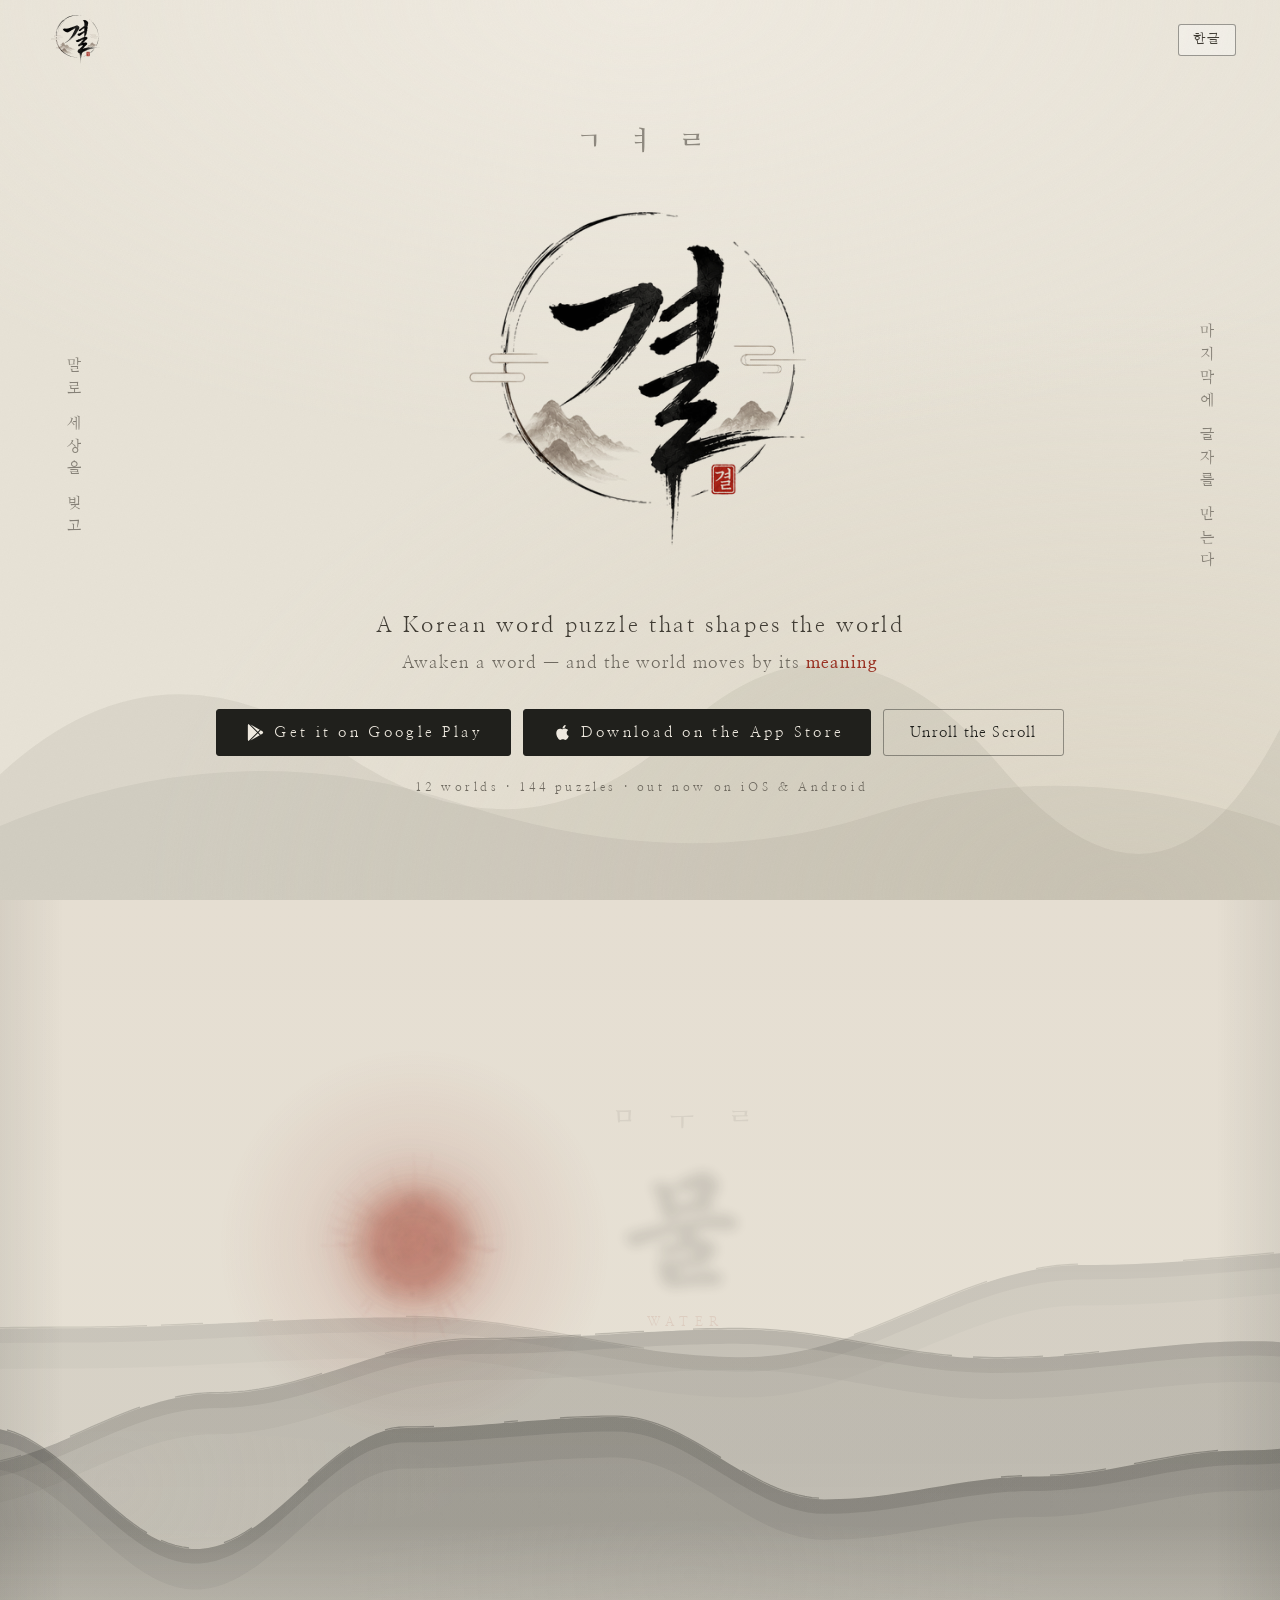
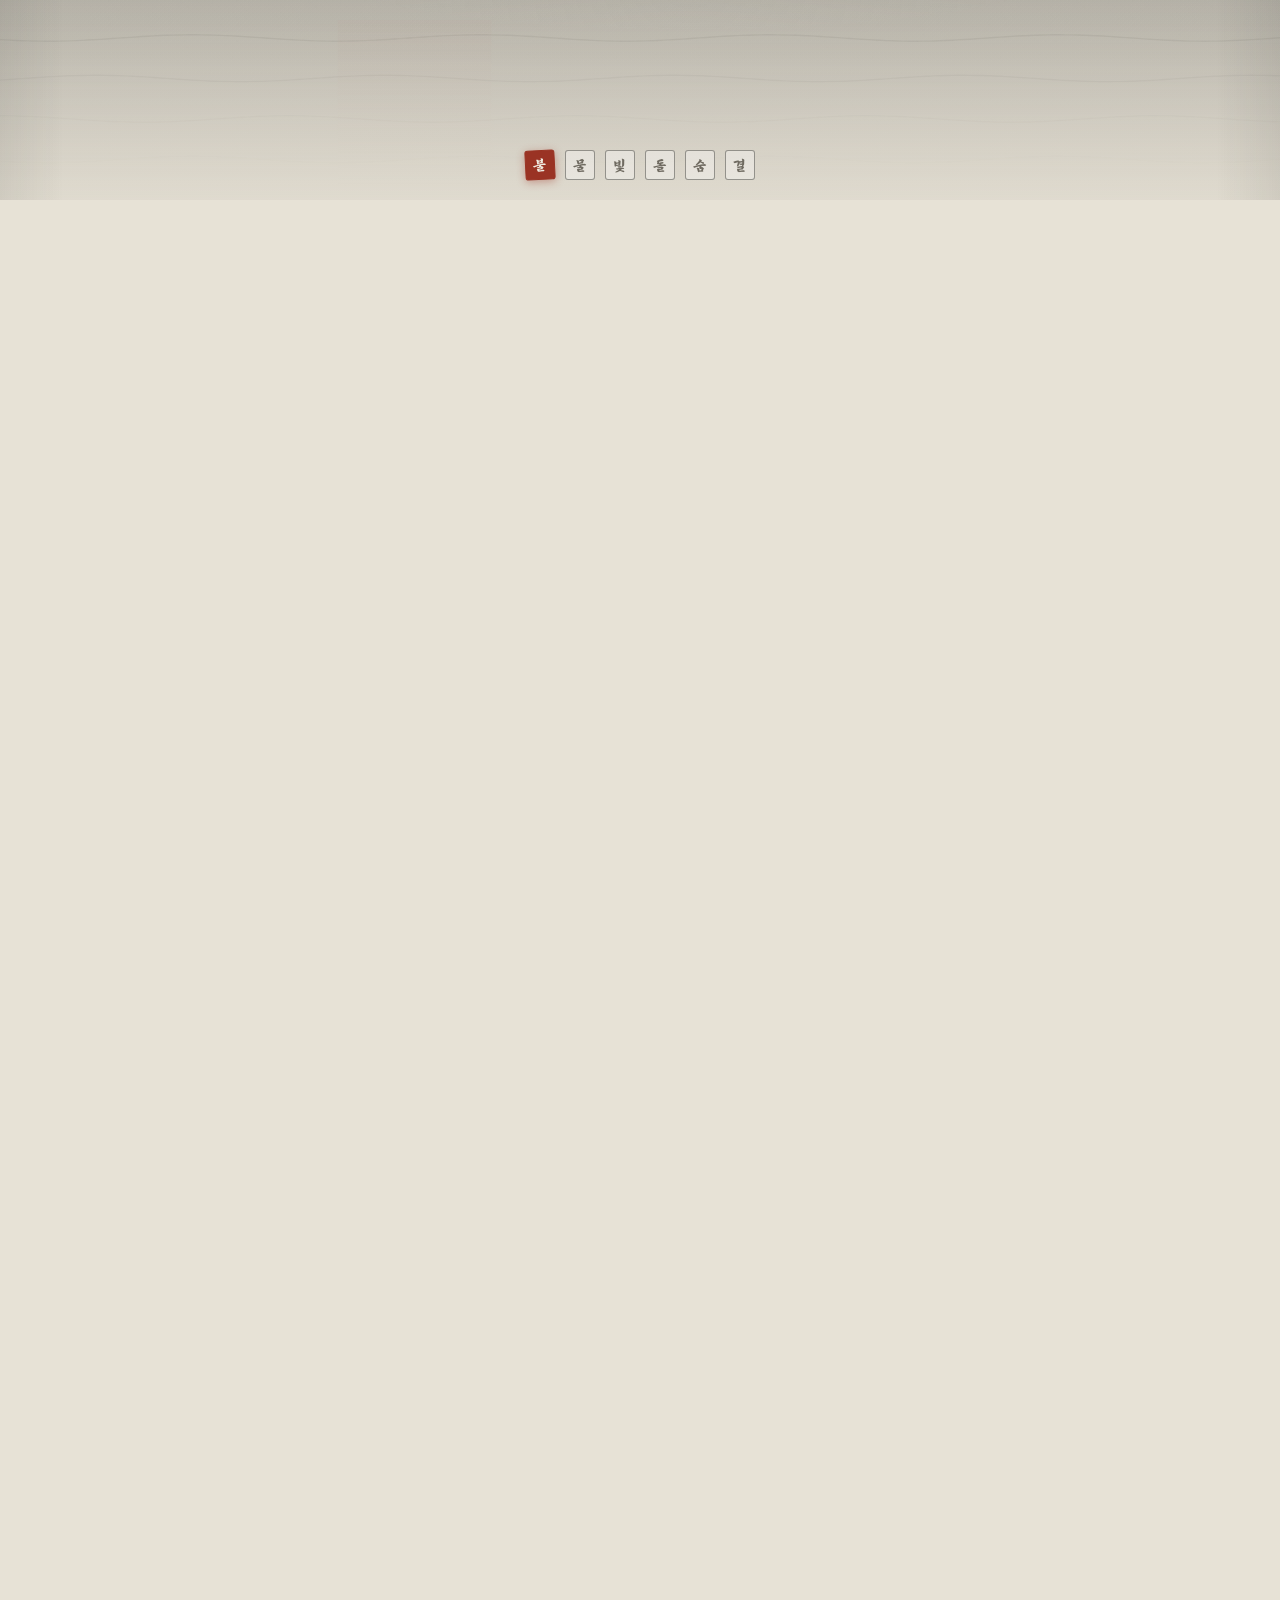
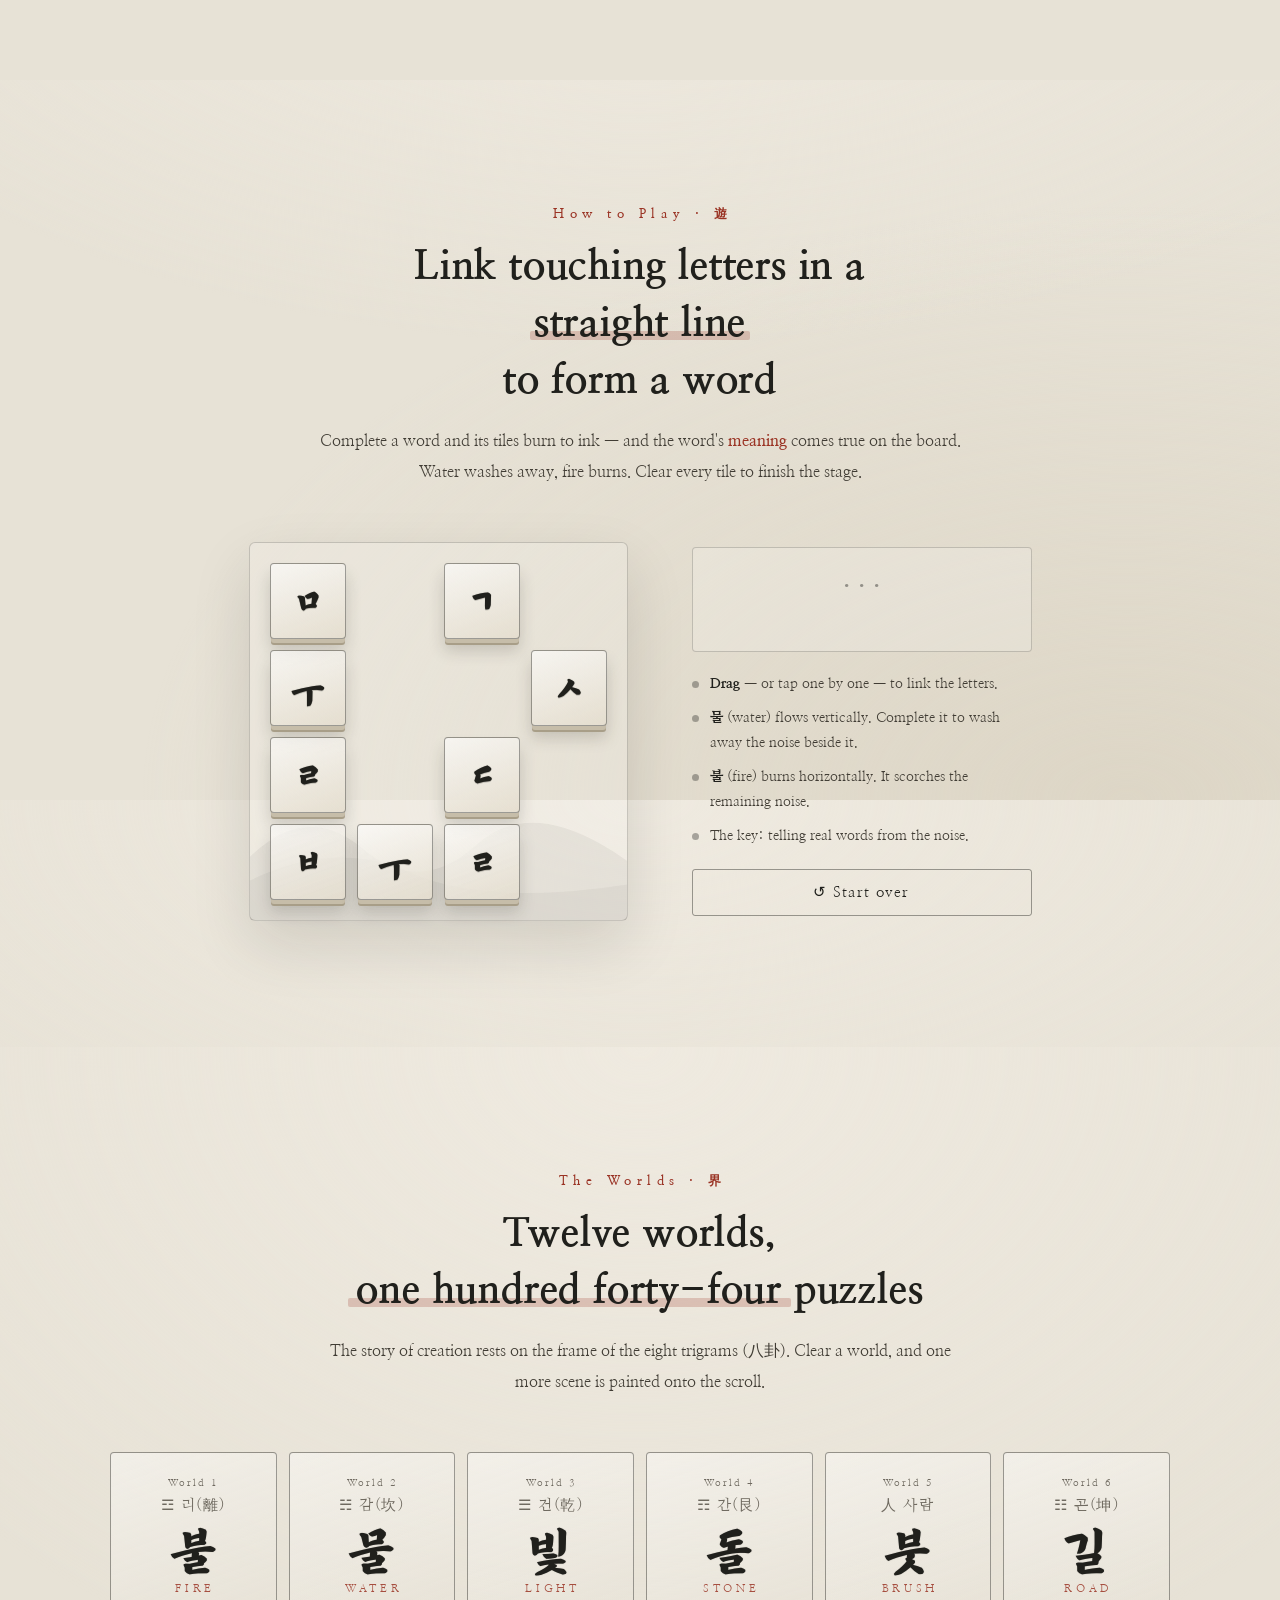
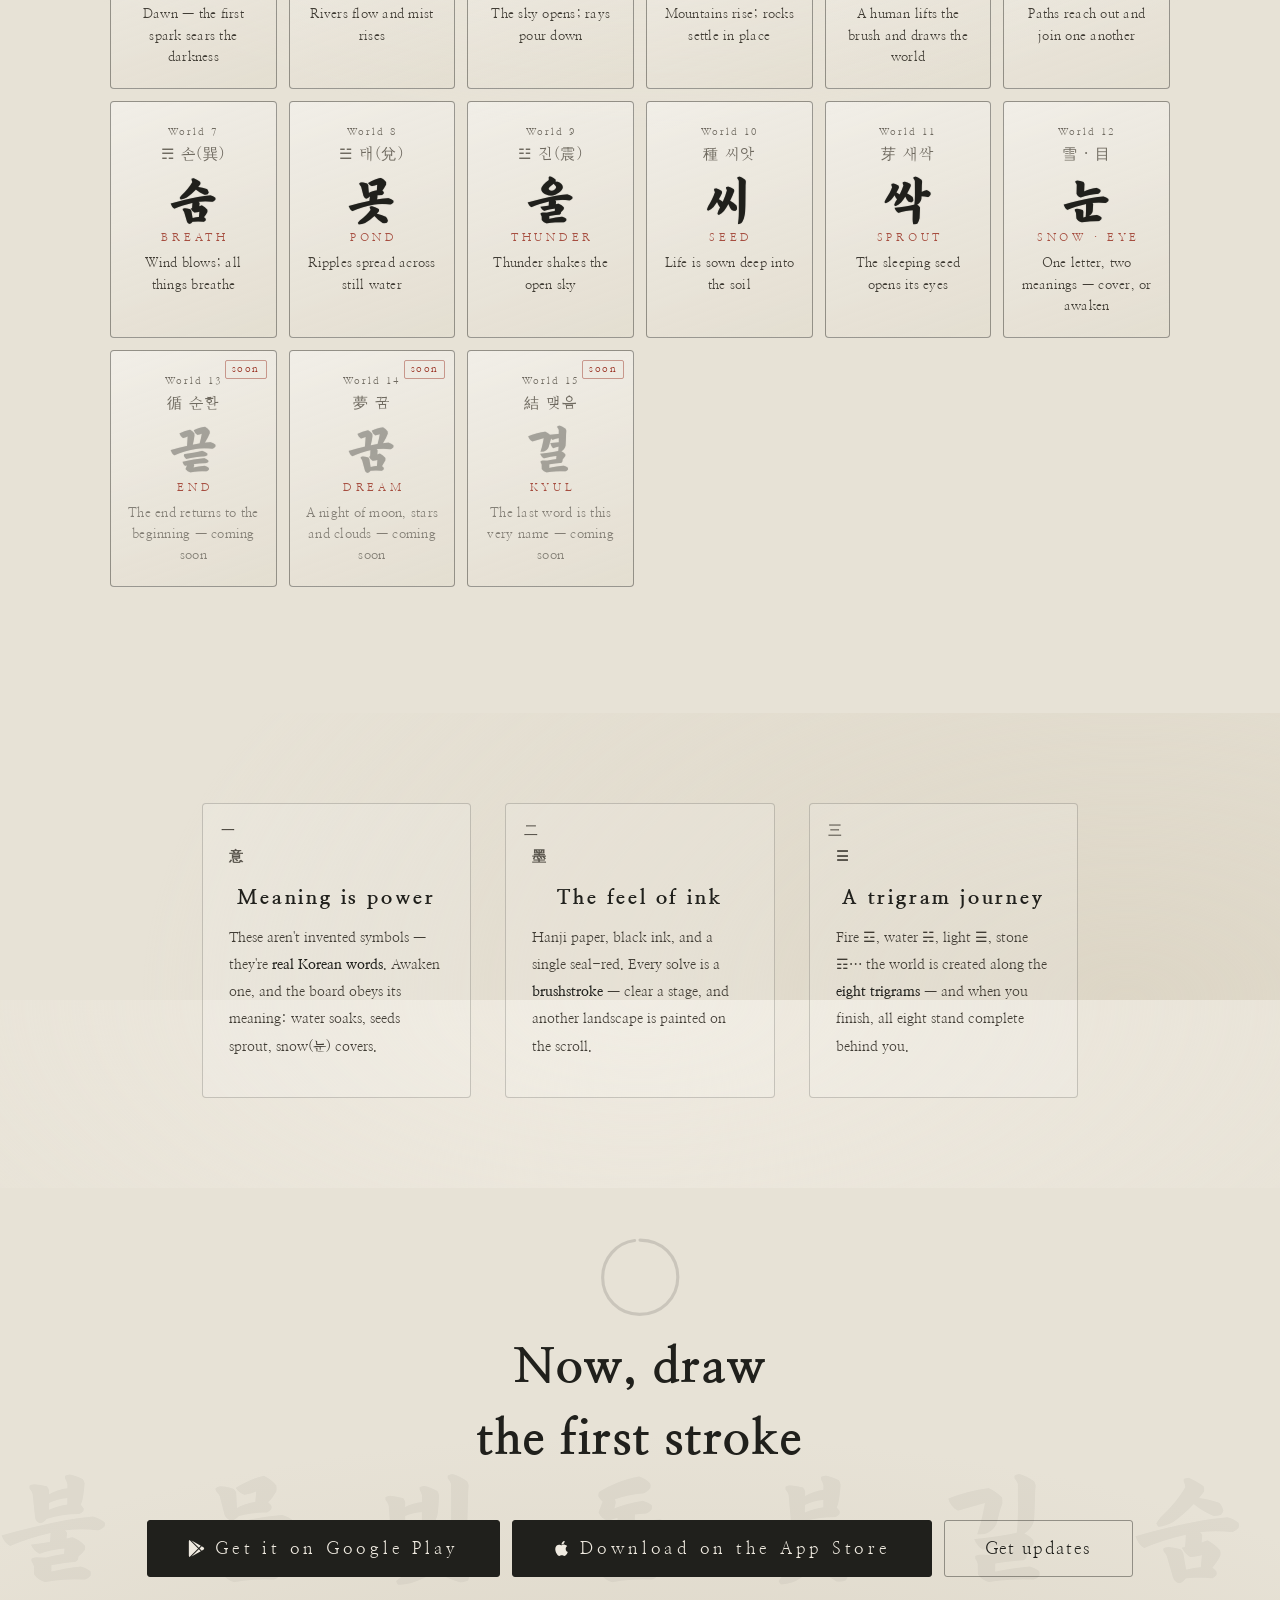
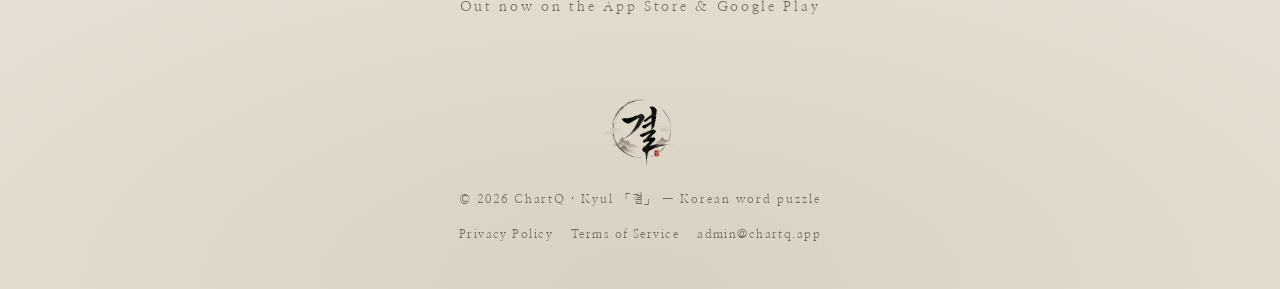
<file: index.html>
<!doctype html>
<html lang="en" data-lang="en">
<head>
<meta charset="utf-8" />
<meta name="viewport" content="width=device-width, initial-scale=1, viewport-fit=cover" />
<meta name="theme-color" content="#e7e2d6" />
<title>Kyul 결 — A Korean Word Puzzle That Shapes the World</title>
<meta name="description" content="Link Korean letters to form words — and watch each word's meaning come true on the board. 12 worlds, 144 puzzles, painted in ink on hanji paper." />
<meta property="og:title" content="Kyul 결 — A Korean Word Puzzle That Shapes the World" />
<meta property="og:description" content="Shape the world with words, and in the end, create the letters. An ink-wash puzzle built on the Korean alphabet." />
<meta property="og:type" content="website" />
<meta property="og:url" content="https://kyul.chartq.app" />
<meta property="og:image" content="https://kyul.chartq.app/assets/logo.png" />
<meta name="apple-itunes-app" content="app-id=6794392082" />
<link rel="icon" type="image/png" href="assets/favicon.png" />
<link rel="preload" href="assets/fonts/Dokrip.woff" as="font" type="font/woff" crossorigin />
<link rel="preconnect" href="https://fonts.googleapis.com" />
<link rel="preconnect" href="https://fonts.gstatic.com" crossorigin />
<link href="https://fonts.googleapis.com/css2?family=Nanum+Myeongjo:wght@400;700;800&display=swap" rel="stylesheet" />
<link rel="stylesheet" href="css/style.css" />
</head>
<body>

<!-- 붓 가장자리(갈필)·잉크 번짐 SVG 필터 -->
<svg width="0" height="0" style="position:absolute" aria-hidden="true">
  <filter id="brushEdge" x="-8%" y="-8%" width="116%" height="116%">
    <feTurbulence type="fractalNoise" baseFrequency="0.035" numOctaves="3" seed="7" result="n"/>
    <feDisplacementMap in="SourceGraphic" in2="n" scale="7"/>
  </filter>
  <filter id="inkBleed" x="-20%" y="-20%" width="140%" height="140%">
    <feTurbulence type="fractalNoise" baseFrequency="0.09" numOctaves="3" seed="4" result="n"/>
    <feDisplacementMap in="SourceGraphic" in2="n" scale="10"/>
  </filter>
  <filter id="inkSpread" x="-30%" y="-30%" width="160%" height="160%">
    <feTurbulence type="fractalNoise" baseFrequency="0.045" numOctaves="3" seed="11" result="n"/>
    <feDisplacementMap id="inkSpreadMap" in="SourceGraphic" in2="n" scale="0"/>
  </filter>
</svg>

<!-- 한지 섬유 질감 -->
<div class="grain" aria-hidden="true"></div>

<!-- 상단 내비 -->
<i class="nav-progress" id="navProgress" aria-hidden="true"></i>
<nav class="nav" id="nav">
  <a class="nav-logo" href="#top" aria-label="Kyul home"><img src="assets/logo-alpha.png" alt="결 Kyul" /></a>
  <button class="lang-toggle" id="langToggle" aria-label="Switch language"><span class="l-en">한글</span><span class="l-ko">English</span></button>
</nav>

<!-- ─────────── 1. 서(序) — 히어로 ─────────── -->
<header class="hero" id="top">
  <div class="hero-layer hero-mtn" aria-hidden="true"></div>
  <p class="hero-side hero-side-l" aria-hidden="true">말로 세상을 빚고</p>
  <p class="hero-side hero-side-r" aria-hidden="true">마지막에 글자를 만든다</p>
  <div class="hero-inner">
    <p class="hero-jamo" aria-hidden="true">
      <span class="hj" data-d="1">ㄱ</span><span class="hj" data-d="2">ㅕ</span><span class="hj" data-d="3">ㄹ</span>
    </p>
    <h1 class="hero-title">
      <span class="sr-only">Kyul 결 — A Korean word puzzle that shapes the world</span>
      <img class="hero-logo" src="assets/logo-alpha.png" alt="" width="512" height="512" fetchpriority="high" />
    </h1>
    <p class="hero-sub"><span class="l-en">A Korean word puzzle that shapes the world</span><span class="l-ko">말로 세상을 빚는 한글 퍼즐</span></p>
    <p class="hero-line"><span class="l-en">Awaken a word — and the world moves by its <em>meaning</em></span><span class="l-ko">단어를 깨우치면, 그 <em>뜻대로</em> 세상이 움직인다</span></p>
    <div class="hero-actions">
      <a class="btn btn-primary btn-store store-android" href="https://play.google.com/store/apps/details?id=com.wwdwwg.kyul" target="_blank" rel="noopener">
        <svg viewBox="0 0 512 512" aria-hidden="true"><path fill="currentColor" d="M325.3 234.3 104.6 13l280.8 161.2-60.1 60.1zM47 0C34 6.8 25.3 19.2 25.3 35.3v441.3c0 16.1 8.7 28.5 21.7 35.3l256.6-256L47 0zm425.2 225.6-58.9-34.1-65.7 64.5 65.7 64.5 60.1-34.1c18-14.3 18-46.5-1.2-60.8zM104.6 499l280.8-161.2-60.1-60.1L104.6 499z"/></svg>
        <span class="l-en">Get it on Google Play</span><span class="l-ko">Google Play에서 받기</span>
      </a>
      <a class="btn btn-primary btn-store store-ios" href="https://apps.apple.com/kr/app/kyul-ink-word-puzzle/id6794392082" target="_blank" rel="noopener">
        <svg viewBox="0 0 384 512" aria-hidden="true"><path fill="currentColor" d="M318.7 268.7c-.2-36.7 16.4-64.4 50-84.8-18.8-26.9-47.2-41.7-84.7-44.6-35.5-2.8-74.3 20.7-88.5 20.7-15 0-49.4-19.7-76.4-19.7C63.3 141.2 4 184.8 4 273.5q0 39.3 14.4 81.2c12.8 36.7 59 126.7 107.2 125.2 25.2-.6 43-17.9 75.8-17.9 31.8 0 48.3 17.9 76.4 17.9 48.6-.7 90.4-82.5 102.6-119.3-65.2-30.7-61.7-90-61.7-91.9zm-56.6-164.2c27.3-32.4 24.8-61.9 24-72.5-24.1 1.4-52 16.4-67.9 34.9-17.5 19.8-27.8 44.3-25.6 71.9 26.1 2 49.9-11.4 69.5-34.3z"/></svg>
        <span class="l-en">Download on the App Store</span><span class="l-ko">App Store에서 받기</span>
      </a>
      <a class="btn" href="#journey"><span class="l-en">Unroll the Scroll</span><span class="l-ko">두루마리 펼치기</span></a>
    </div>
    <p class="hero-stats"><span class="l-en">12 worlds · 144 puzzles · out now on iOS &amp; Android</span><span class="l-ko">열두 세계 · 백사십사 마당 · iOS · Android 출시</span></p>
  </div>
</header>

<!-- ─────────── 2. 두루마리 — 스크롤 스크럽 여정 ─────────── -->
<section class="journey" id="journey" aria-label="The scroll of creation">
  <div class="journey-stage">
    <canvas id="scrollCanvas"></canvas>
    <div class="journey-chapters">
      <div class="chapter" data-i="0">
        <p class="ch-jamo"><span>ㅂ</span><span>ㅜ</span><span>ㄹ</span></p>
        <p class="ch-word">불</p>
        <p class="ch-en l-en">fire</p>
        <p class="ch-poem">
          <span class="line l-en">On a page of nothing but darkness,</span><span class="line l-en">the first spark was struck</span>
          <span class="line l-ko">어둠뿐인 종이 위에</span><span class="line l-ko">첫 불씨가 당겨졌다</span>
        </p>
        <span class="seal ch-stamp">불</span>
      </div>
      <div class="chapter" data-i="1">
        <p class="ch-jamo"><span>ㅁ</span><span>ㅜ</span><span>ㄹ</span></p>
        <p class="ch-word">물</p>
        <p class="ch-en l-en">water</p>
        <p class="ch-poem">
          <span class="line l-en">A river began to flow,</span><span class="line l-en">and mist settled in the valleys</span>
          <span class="line l-ko">강이 흐르고</span><span class="line l-ko">안개가 골을 메웠다</span>
        </p>
        <span class="seal ch-stamp">물</span>
      </div>
      <div class="chapter" data-i="2">
        <p class="ch-jamo"><span>ㅂ</span><span>ㅣ</span><span>ㅊ</span></p>
        <p class="ch-word">빛</p>
        <p class="ch-en l-en">light</p>
        <p class="ch-poem">
          <span class="line l-en">The sky opened,</span><span class="line l-en">and light came pouring down</span>
          <span class="line l-ko">하늘이 트이고</span><span class="line l-ko">빛살이 내려앉았다</span>
        </p>
        <span class="seal ch-stamp">빛</span>
      </div>
      <div class="chapter" data-i="3">
        <p class="ch-jamo"><span>ㄷ</span><span>ㅗ</span><span>ㄹ</span></p>
        <p class="ch-word">돌</p>
        <p class="ch-en l-en">stone</p>
        <p class="ch-poem">
          <span class="line l-en">Mountains rose,</span><span class="line l-en">and the rocks found their place</span>
          <span class="line l-ko">산이 솟고</span><span class="line l-ko">바위가 자리를 잡았다</span>
        </p>
        <span class="seal ch-stamp">돌</span>
      </div>
      <div class="chapter" data-i="4">
        <p class="ch-jamo"><span>ㅅ</span><span>ㅜ</span><span>ㅁ</span></p>
        <p class="ch-word">숨</p>
        <p class="ch-en l-en">breath</p>
        <p class="ch-poem">
          <span class="line l-en">The wind began to blow,</span><span class="line l-en">and all things drew breath</span>
          <span class="line l-ko">바람이 불어</span><span class="line l-ko">만물이 숨을 쉬었다</span>
        </p>
        <span class="seal ch-stamp">숨</span>
      </div>
      <div class="chapter chapter-final" data-i="5">
        <p class="ch-jamo"><span>ㄱ</span><span>ㅕ</span><span>ㄹ</span></p>
        <p class="ch-word ch-word-logo"><img src="assets/logo-alpha.png" alt="결 Kyul" /></p>
        <p class="ch-poem">
          <span class="line l-en">And at the very end,</span><span class="line l-en">the grain of the world became letters</span>
          <span class="line l-ko">그리고 마지막에,</span><span class="line l-ko">세상의 결이 글자가 되었다</span>
        </p>
        <span class="seal ch-stamp">결</span>
      </div>
    </div>
    <div class="journey-progress" id="journeySeals" aria-hidden="true">
      <button class="jp-dot" data-i="0">불</button><button class="jp-dot" data-i="1">물</button><button class="jp-dot" data-i="2">빛</button><button class="jp-dot" data-i="3">돌</button><button class="jp-dot" data-i="4">숨</button><button class="jp-dot" data-i="5">결</button>
    </div>
  </div>
</section>

<!-- ─────────── 3. 놀이법 — 인터랙티브 데모 ─────────── -->
<section class="play" id="play">
  <div class="sec-head reveal">
    <p class="sec-kicker"><span class="l-en">How to Play · 遊</span><span class="l-ko">놀이법 · 遊</span></p>
    <h2><span class="l-en">Link touching letters in a <em>straight line</em><br/>to form a word</span><span class="l-ko">붙은 자모를 <em>일자</em>로 이어<br/>단어를 만드세요</span></h2>
    <p class="sec-desc"><span class="l-en">Complete a word and its tiles burn to ink — and the word's <strong>meaning</strong> comes true
      on the board. Water washes away, fire burns. Clear every tile to finish the stage.</span><span class="l-ko">단어가 완성되면 그 칸이 먹으로 타오르고, 단어의 <strong>뜻</strong>이 판 위에 실제로 일어납니다.
      물은 씻어내고, 불은 태웁니다. 모든 칸을 비우면 한 마당이 끝납니다.</span></p>
  </div>

  <div class="demo-wrap reveal">
    <div class="demo-board-frame">
      <div class="demo-board" id="demoBoard" role="group" aria-label="Playable demo"></div>
      <div class="demo-clear" id="demoClear" hidden>
        <p class="demo-clear-syll">결</p>
        <p class="demo-clear-msg"><span class="l-en">Stage Clear</span><span class="l-ko">한 마당 클리어</span></p>
        <span class="seal">결</span>
        <button class="btn" id="demoAgain"><span class="l-en">Play again</span><span class="l-ko">다시 놀기</span></button>
      </div>
    </div>
    <div class="demo-side">
      <div class="demo-composer">
        <p class="demo-path empty" id="demoPath">·&nbsp;·&nbsp;·</p>
        <p class="demo-meaning" id="demoMeaning">&nbsp;</p>
      </div>
      <ul class="demo-hints">
        <li><span class="l-en"><b>Drag</b> — or tap one by one — to link the letters.</span><span class="l-ko"><b>끌어서</b> 또는 <b>하나씩 눌러서</b> 자모를 이어보세요.</span></li>
        <li><span class="l-en"><b>물</b> (water) flows vertically. Complete it to wash away the noise beside it.</span><span class="l-ko"><b>물</b> — 세로로 흐릅니다. 완성되면 곁의 노이즈를 씻어냅니다.</span></li>
        <li><span class="l-en"><b>불</b> (fire) burns horizontally. It scorches the remaining noise.</span><span class="l-ko"><b>불</b> — 가로로 타오릅니다. 남은 노이즈를 태웁니다.</span></li>
        <li><span class="l-en">The key: telling real words from the noise.</span><span class="l-ko">단어가 아닌 글자(노이즈)를 가려내는 것이 핵심.</span></li>
      </ul>
      <button class="btn" id="demoReset"><span class="l-en">↺ Start over</span><span class="l-ko">↺ 처음부터</span></button>
    </div>
  </div>
</section>

<!-- ─────────── 4. 세계 — 12월드 ─────────── -->
<section class="worlds" id="worlds">
  <div class="sec-head reveal">
    <p class="sec-kicker"><span class="l-en">The Worlds · 界</span><span class="l-ko">세계 · 界</span></p>
    <h2><span class="l-en">Twelve worlds,<br/><em>one hundred forty-four</em> puzzles</span><span class="l-ko">열두 개의 세계,<br/><em>백사십사</em> 개의 마당</span></h2>
    <p class="sec-desc"><span class="l-en">The story of creation rests on the frame of the eight trigrams (八卦).
      Clear a world, and one more scene is painted onto the scroll.</span><span class="l-ko">팔괘(八卦)의 골격 위에 창세의 이야기가 놓입니다.
      한 세계를 비울 때마다 두루마리에 그림이 한 폭씩 더해집니다.</span></p>
  </div>
  <div class="world-grid reveal" id="worldGrid"></div>
</section>

<!-- ─────────── 5. 결(結) — 세 기둥 ─────────── -->
<section class="pillars">
  <div class="pillar reveal">
    <p class="pillar-no">一</p>
    <p class="pillar-sym">意</p>
    <h3><span class="l-en">Meaning is power</span><span class="l-ko">뜻이 곧 힘</span></h3>
    <p><span class="l-en">These aren't invented symbols — they're <b>real Korean words</b>. Awaken one, and the board
    obeys its meaning: water soaks, seeds sprout, snow(눈) covers.</span><span class="l-ko">의미 없는 기호가 아니라 <b>진짜 한국어</b>.
    단어를 깨우치면 그 뜻 그대로 판이 반응합니다 — 물은 적시고, 씨는 싹트고, 눈(雪)은 덮습니다.</span></p>
  </div>
  <div class="pillar reveal">
    <p class="pillar-no">二</p>
    <p class="pillar-sym">墨</p>
    <h3><span class="l-en">The feel of ink</span><span class="l-ko">수묵의 감각</span></h3>
    <p><span class="l-en">Hanji paper, black ink, and a single seal-red. Every solve is a <b>brushstroke</b> —
    clear a stage, and another landscape is painted on the scroll.</span><span class="l-ko">한지 위의 먹과 낙관 주홍, 단 두 색.
    푸는 행위가 곧 <b>붓질</b>이 되어, 마당을 비울 때마다 산수화 한 폭이 그려집니다.</span></p>
  </div>
  <div class="pillar reveal">
    <p class="pillar-no">三</p>
    <p class="pillar-sym">☰</p>
    <h3><span class="l-en">A trigram journey</span><span class="l-ko">팔괘의 여정</span></h3>
    <p><span class="l-en">Fire ☲, water ☵, light ☰, stone ☶… the world is created along the <b>eight trigrams</b> —
    and when you finish, all eight stand complete behind you.</span><span class="l-ko">불☲ 물☵ 빛☰ 돌☶ … 여덟 괘를 따라 세상이 창조되고,
    다 깬 뒤 돌아보면 <b>여덟 괘</b>가 완성되어 있습니다.</span></p>
  </div>
</section>

<!-- ─────────── 6. 종(終) — CTA ─────────── -->
<footer class="outro" id="outro">
  <div class="word-river" aria-hidden="true">
    <span>불 물 빛 돌 붓 길 숨 못 울 씨 싹 눈 끝 꿈 결&nbsp;</span><span>불 물 빛 돌 붓 길 숨 못 울 씨 싹 눈 끝 꿈 결&nbsp;</span>
  </div>
  <svg class="enso enso-sm" viewBox="0 0 200 200" aria-hidden="true">
    <path d="M100 18 C 150 18, 184 55, 184 100 C 184 148, 146 183, 99 183 C 53 183, 17 147, 17 101 C 17 58, 48 24, 88 19"
          fill="none" stroke="currentColor" stroke-width="7" stroke-linecap="round"/>
  </svg>
  <h2 class="outro-title reveal"><span class="l-en">Now, draw<br/>the first stroke</span><span class="l-ko">이제, 첫 획을<br/>그으세요</span></h2>
  <div class="hero-actions reveal">
    <a class="btn btn-primary btn-big btn-store store-android" href="https://play.google.com/store/apps/details?id=com.wwdwwg.kyul" target="_blank" rel="noopener">
      <svg viewBox="0 0 512 512" aria-hidden="true"><path fill="currentColor" d="M325.3 234.3 104.6 13l280.8 161.2-60.1 60.1zM47 0C34 6.8 25.3 19.2 25.3 35.3v441.3c0 16.1 8.7 28.5 21.7 35.3l256.6-256L47 0zm425.2 225.6-58.9-34.1-65.7 64.5 65.7 64.5 60.1-34.1c18-14.3 18-46.5-1.2-60.8zM104.6 499l280.8-161.2-60.1-60.1L104.6 499z"/></svg>
      <span class="l-en">Get it on Google Play</span><span class="l-ko">Google Play에서 받기</span>
    </a>
    <a class="btn btn-primary btn-big btn-store store-ios" href="https://apps.apple.com/kr/app/kyul-ink-word-puzzle/id6794392082" target="_blank" rel="noopener">
      <svg viewBox="0 0 384 512" aria-hidden="true"><path fill="currentColor" d="M318.7 268.7c-.2-36.7 16.4-64.4 50-84.8-18.8-26.9-47.2-41.7-84.7-44.6-35.5-2.8-74.3 20.7-88.5 20.7-15 0-49.4-19.7-76.4-19.7C63.3 141.2 4 184.8 4 273.5q0 39.3 14.4 81.2c12.8 36.7 59 126.7 107.2 125.2 25.2-.6 43-17.9 75.8-17.9 31.8 0 48.3 17.9 76.4 17.9 48.6-.7 90.4-82.5 102.6-119.3-65.2-30.7-61.7-90-61.7-91.9zm-56.6-164.2c27.3-32.4 24.8-61.9 24-72.5-24.1 1.4-52 16.4-67.9 34.9-17.5 19.8-27.8 44.3-25.6 71.9 26.1 2 49.9-11.4 69.5-34.3z"/></svg>
      <span class="l-en">Download on the App Store</span><span class="l-ko">App Store에서 받기</span>
    </a>
    <a class="btn btn-big" href="mailto:admin@chartq.app"><span class="l-en">Get updates</span><span class="l-ko">소식 받기</span></a>
  </div>
  <p class="outro-soon reveal"><span class="l-en">Out now on the App Store &amp; Google Play</span><span class="l-ko">App Store · Google Play 정식 출시</span></p>
  <div class="outro-foot">
    <img class="foot-logo" src="assets/logo-alpha.png" alt="결 Kyul" />
    <p><span class="l-en">© 2026 ChartQ · Kyul 「결」 — Korean word puzzle</span><span class="l-ko">© 2026 ChartQ · 「결」 — 한글 단어 퍼즐</span></p>
    <div class="legal-links">
      <a href="/privacy"><span class="l-en">Privacy Policy</span><span class="l-ko">개인정보 처리방침</span></a>
      <a href="/terms"><span class="l-en">Terms of Service</span><span class="l-ko">서비스 이용약관</span></a>
      <a href="mailto:admin@chartq.app">admin@chartq.app</a>
    </div>
  </div>
</footer>

<script src="js/main.js"></script>
</body>
</html>
</file>
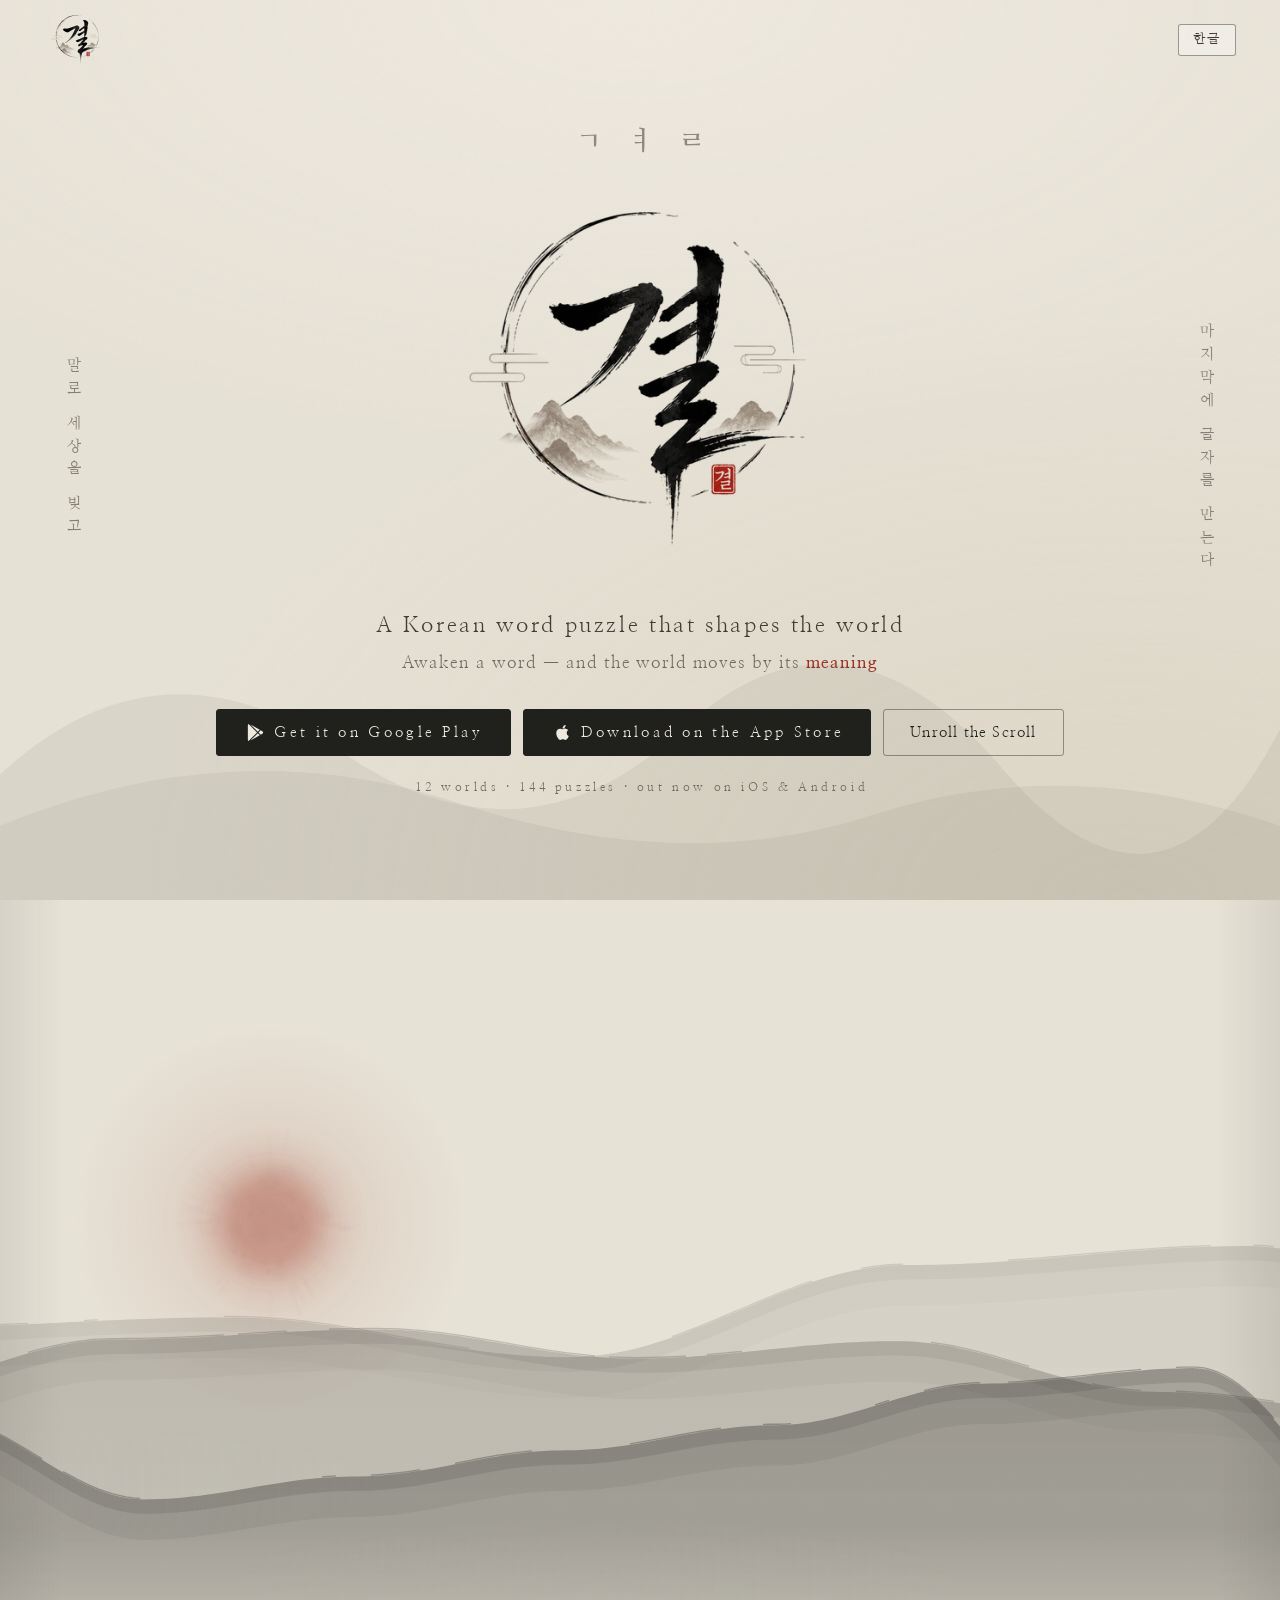
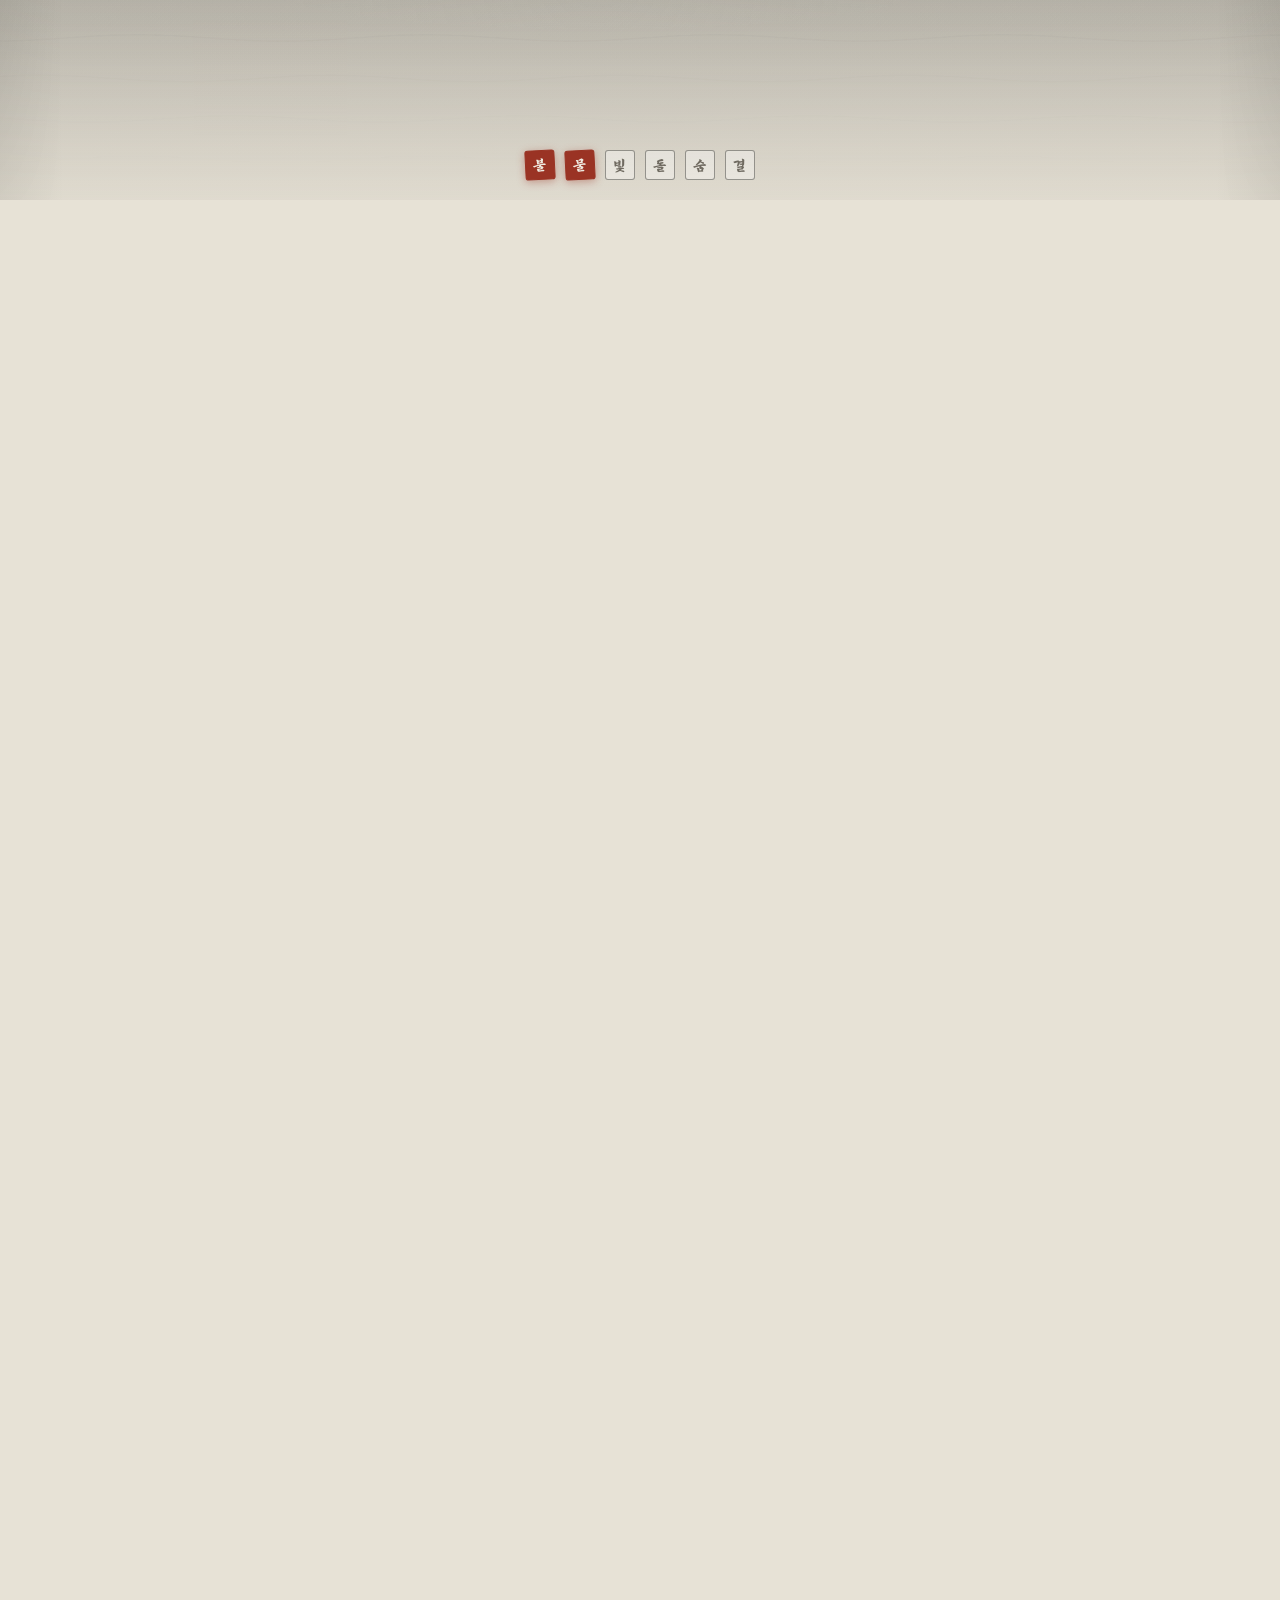
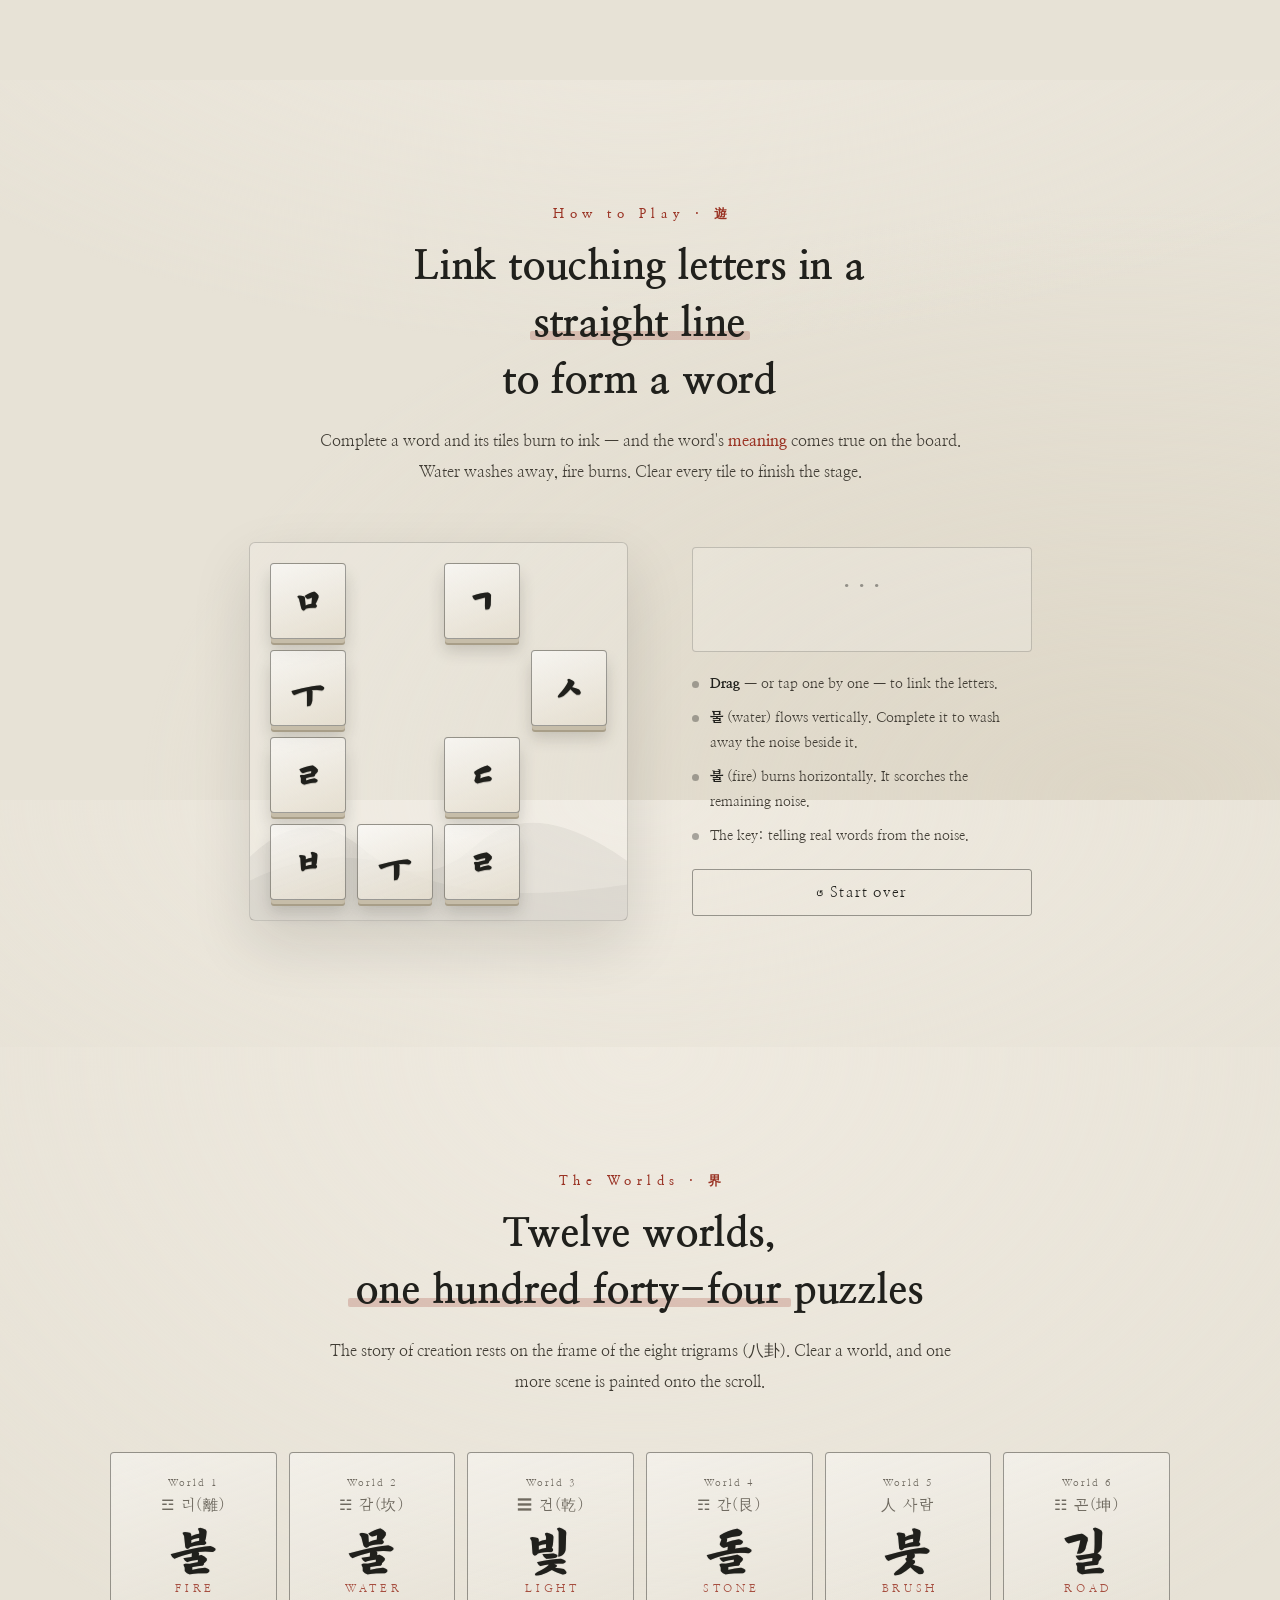
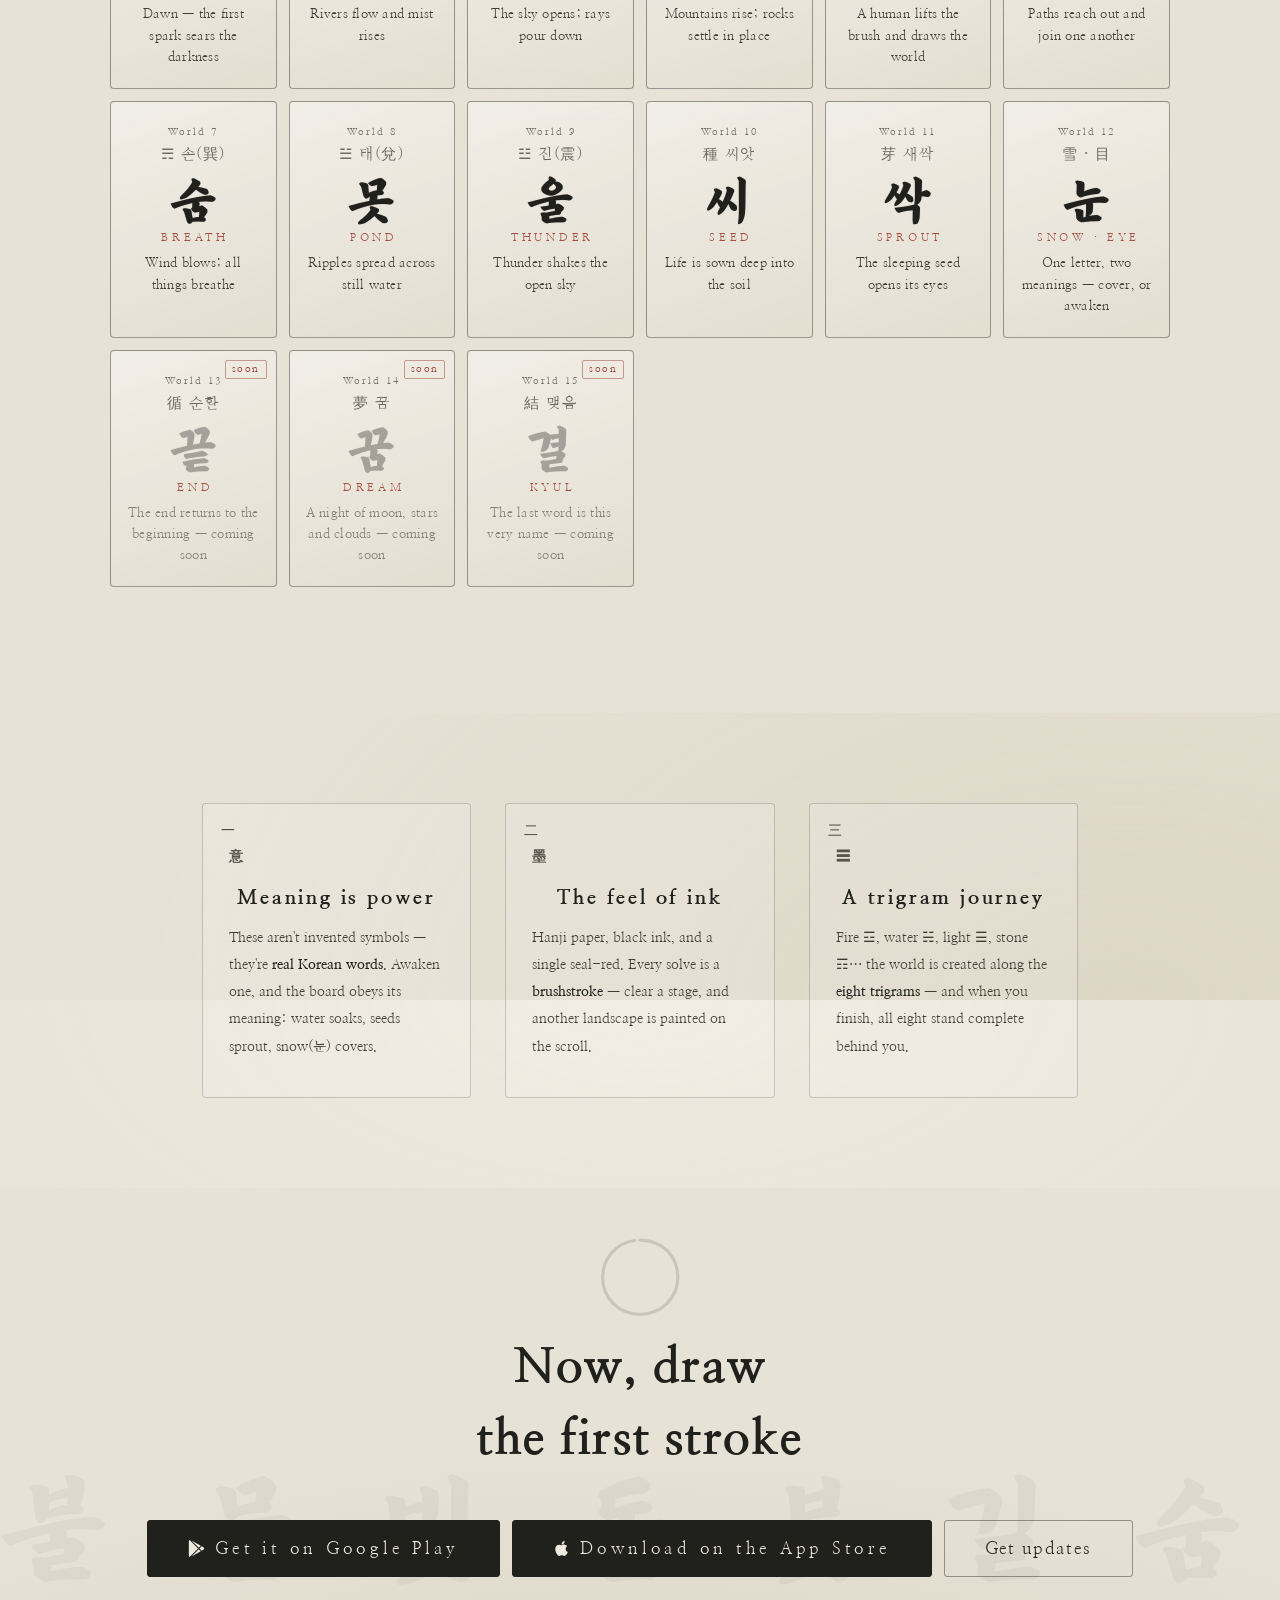
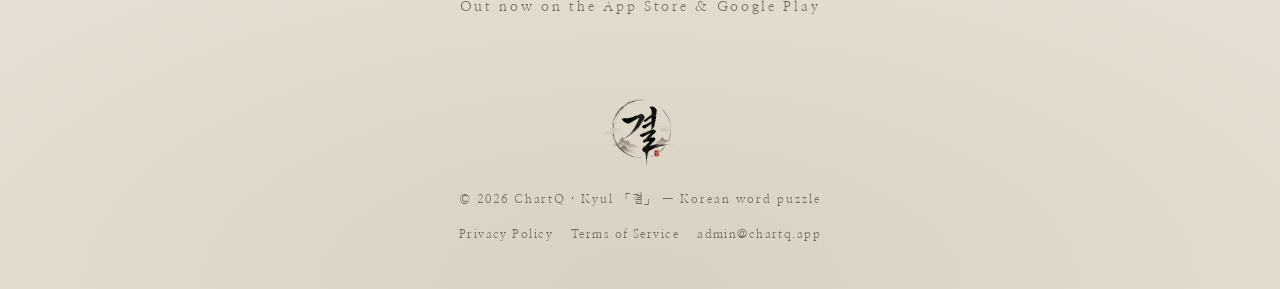
<file: index.ko.html>
<!doctype html>
<html lang="ko" data-lang="ko">
<head>
<meta charset="utf-8" />
<meta name="viewport" content="width=device-width, initial-scale=1, viewport-fit=cover" />
<meta name="theme-color" content="#e7e2d6" />
<title>결 Kyul — 말로 세상을 빚는 한글 퍼즐</title>
<meta name="description" content="자모를 이어 단어를 만들면, 그 뜻대로 세상이 움직입니다. 한지 위에 수묵으로 그린 열두 세계, 백사십사 개의 마당." />
<meta property="og:title" content="결 Kyul — 말로 세상을 빚는 한글 퍼즐" />
<meta property="og:description" content="말로 세상을 빚고, 마지막에 글자를 만든다 — 한글로 그리는 수묵 단어 퍼즐." />
<meta property="og:type" content="website" />
<meta property="og:url" content="https://kyul.chartq.app" />
<meta property="og:image" content="https://kyul.chartq.app/assets/logo.png" />
<meta property="og:locale" content="ko_KR" />
<meta property="og:locale:alternate" content="en_US" />
<link rel="canonical" href="https://kyul.chartq.app/" />
<meta name="apple-itunes-app" content="app-id=6794392082" />
<link rel="icon" type="image/png" href="assets/favicon.png" />
<link rel="preload" href="assets/fonts/Dokrip.woff" as="font" type="font/woff" crossorigin />
<link rel="preconnect" href="https://fonts.googleapis.com" />
<link rel="preconnect" href="https://fonts.gstatic.com" crossorigin />
<link href="https://fonts.googleapis.com/css2?family=Nanum+Myeongjo:wght@400;700;800&display=swap" rel="stylesheet" />
<link rel="stylesheet" href="css/style.css" />
</head>
<body>

<!-- 붓 가장자리(갈필)·잉크 번짐 SVG 필터 -->
<svg width="0" height="0" style="position:absolute" aria-hidden="true">
  <filter id="brushEdge" x="-8%" y="-8%" width="116%" height="116%">
    <feTurbulence type="fractalNoise" baseFrequency="0.035" numOctaves="3" seed="7" result="n"/>
    <feDisplacementMap in="SourceGraphic" in2="n" scale="7"/>
  </filter>
  <filter id="inkBleed" x="-20%" y="-20%" width="140%" height="140%">
    <feTurbulence type="fractalNoise" baseFrequency="0.09" numOctaves="3" seed="4" result="n"/>
    <feDisplacementMap in="SourceGraphic" in2="n" scale="10"/>
  </filter>
  <filter id="inkSpread" x="-30%" y="-30%" width="160%" height="160%">
    <feTurbulence type="fractalNoise" baseFrequency="0.045" numOctaves="3" seed="11" result="n"/>
    <feDisplacementMap id="inkSpreadMap" in="SourceGraphic" in2="n" scale="0"/>
  </filter>
</svg>

<!-- 한지 섬유 질감 -->
<div class="grain" aria-hidden="true"></div>

<!-- 상단 내비 -->
<i class="nav-progress" id="navProgress" aria-hidden="true"></i>
<nav class="nav" id="nav">
  <a class="nav-logo" href="#top" aria-label="Kyul home"><img src="assets/logo-alpha.png" alt="결 Kyul" /></a>
  <button class="lang-toggle" id="langToggle" aria-label="Switch language"><span class="l-en">한글</span><span class="l-ko">English</span></button>
</nav>

<!-- ─────────── 1. 서(序) — 히어로 ─────────── -->
<header class="hero" id="top">
  <div class="hero-layer hero-mtn" aria-hidden="true"></div>
  <p class="hero-side hero-side-l" aria-hidden="true">말로 세상을 빚고</p>
  <p class="hero-side hero-side-r" aria-hidden="true">마지막에 글자를 만든다</p>
  <div class="hero-inner">
    <p class="hero-jamo" aria-hidden="true">
      <span class="hj" data-d="1">ㄱ</span><span class="hj" data-d="2">ㅕ</span><span class="hj" data-d="3">ㄹ</span>
    </p>
    <h1 class="hero-title">
      <span class="sr-only">Kyul 결 — A Korean word puzzle that shapes the world</span>
      <img class="hero-logo" src="assets/logo-alpha.png" alt="" width="512" height="512" fetchpriority="high" />
    </h1>
    <p class="hero-sub"><span class="l-en">A Korean word puzzle that shapes the world</span><span class="l-ko">말로 세상을 빚는 한글 퍼즐</span></p>
    <p class="hero-line"><span class="l-en">Awaken a word — and the world moves by its <em>meaning</em></span><span class="l-ko">단어를 깨우치면, 그 <em>뜻대로</em> 세상이 움직인다</span></p>
    <div class="hero-actions">
      <a class="btn btn-primary btn-store store-android" href="https://play.google.com/store/apps/details?id=com.wwdwwg.kyul" target="_blank" rel="noopener">
        <svg viewBox="0 0 512 512" aria-hidden="true"><path fill="currentColor" d="M325.3 234.3 104.6 13l280.8 161.2-60.1 60.1zM47 0C34 6.8 25.3 19.2 25.3 35.3v441.3c0 16.1 8.7 28.5 21.7 35.3l256.6-256L47 0zm425.2 225.6-58.9-34.1-65.7 64.5 65.7 64.5 60.1-34.1c18-14.3 18-46.5-1.2-60.8zM104.6 499l280.8-161.2-60.1-60.1L104.6 499z"/></svg>
        <span class="l-en">Get it on Google Play</span><span class="l-ko">Google Play에서 받기</span>
      </a>
      <a class="btn btn-primary btn-store store-ios" href="https://apps.apple.com/kr/app/kyul-ink-word-puzzle/id6794392082" target="_blank" rel="noopener">
        <svg viewBox="0 0 384 512" aria-hidden="true"><path fill="currentColor" d="M318.7 268.7c-.2-36.7 16.4-64.4 50-84.8-18.8-26.9-47.2-41.7-84.7-44.6-35.5-2.8-74.3 20.7-88.5 20.7-15 0-49.4-19.7-76.4-19.7C63.3 141.2 4 184.8 4 273.5q0 39.3 14.4 81.2c12.8 36.7 59 126.7 107.2 125.2 25.2-.6 43-17.9 75.8-17.9 31.8 0 48.3 17.9 76.4 17.9 48.6-.7 90.4-82.5 102.6-119.3-65.2-30.7-61.7-90-61.7-91.9zm-56.6-164.2c27.3-32.4 24.8-61.9 24-72.5-24.1 1.4-52 16.4-67.9 34.9-17.5 19.8-27.8 44.3-25.6 71.9 26.1 2 49.9-11.4 69.5-34.3z"/></svg>
        <span class="l-en">Download on the App Store</span><span class="l-ko">App Store에서 받기</span>
      </a>
      <a class="btn" href="#journey"><span class="l-en">Unroll the Scroll</span><span class="l-ko">두루마리 펼치기</span></a>
    </div>
    <p class="hero-stats"><span class="l-en">12 worlds · 144 puzzles · out now on iOS &amp; Android</span><span class="l-ko">열두 세계 · 백사십사 마당 · iOS · Android 출시</span></p>
  </div>
</header>

<!-- ─────────── 2. 두루마리 — 스크롤 스크럽 여정 ─────────── -->
<section class="journey" id="journey" aria-label="The scroll of creation">
  <div class="journey-stage">
    <canvas id="scrollCanvas"></canvas>
    <div class="journey-chapters">
      <div class="chapter" data-i="0">
        <p class="ch-jamo"><span>ㅂ</span><span>ㅜ</span><span>ㄹ</span></p>
        <p class="ch-word">불</p>
        <p class="ch-en l-en">fire</p>
        <p class="ch-poem">
          <span class="line l-en">On a page of nothing but darkness,</span><span class="line l-en">the first spark was struck</span>
          <span class="line l-ko">어둠뿐인 종이 위에</span><span class="line l-ko">첫 불씨가 당겨졌다</span>
        </p>
        <span class="seal ch-stamp">불</span>
      </div>
      <div class="chapter" data-i="1">
        <p class="ch-jamo"><span>ㅁ</span><span>ㅜ</span><span>ㄹ</span></p>
        <p class="ch-word">물</p>
        <p class="ch-en l-en">water</p>
        <p class="ch-poem">
          <span class="line l-en">A river began to flow,</span><span class="line l-en">and mist settled in the valleys</span>
          <span class="line l-ko">강이 흐르고</span><span class="line l-ko">안개가 골을 메웠다</span>
        </p>
        <span class="seal ch-stamp">물</span>
      </div>
      <div class="chapter" data-i="2">
        <p class="ch-jamo"><span>ㅂ</span><span>ㅣ</span><span>ㅊ</span></p>
        <p class="ch-word">빛</p>
        <p class="ch-en l-en">light</p>
        <p class="ch-poem">
          <span class="line l-en">The sky opened,</span><span class="line l-en">and light came pouring down</span>
          <span class="line l-ko">하늘이 트이고</span><span class="line l-ko">빛살이 내려앉았다</span>
        </p>
        <span class="seal ch-stamp">빛</span>
      </div>
      <div class="chapter" data-i="3">
        <p class="ch-jamo"><span>ㄷ</span><span>ㅗ</span><span>ㄹ</span></p>
        <p class="ch-word">돌</p>
        <p class="ch-en l-en">stone</p>
        <p class="ch-poem">
          <span class="line l-en">Mountains rose,</span><span class="line l-en">and the rocks found their place</span>
          <span class="line l-ko">산이 솟고</span><span class="line l-ko">바위가 자리를 잡았다</span>
        </p>
        <span class="seal ch-stamp">돌</span>
      </div>
      <div class="chapter" data-i="4">
        <p class="ch-jamo"><span>ㅅ</span><span>ㅜ</span><span>ㅁ</span></p>
        <p class="ch-word">숨</p>
        <p class="ch-en l-en">breath</p>
        <p class="ch-poem">
          <span class="line l-en">The wind began to blow,</span><span class="line l-en">and all things drew breath</span>
          <span class="line l-ko">바람이 불어</span><span class="line l-ko">만물이 숨을 쉬었다</span>
        </p>
        <span class="seal ch-stamp">숨</span>
      </div>
      <div class="chapter chapter-final" data-i="5">
        <p class="ch-jamo"><span>ㄱ</span><span>ㅕ</span><span>ㄹ</span></p>
        <p class="ch-word ch-word-logo"><img src="assets/logo-alpha.png" alt="결 Kyul" /></p>
        <p class="ch-poem">
          <span class="line l-en">And at the very end,</span><span class="line l-en">the grain of the world became letters</span>
          <span class="line l-ko">그리고 마지막에,</span><span class="line l-ko">세상의 결이 글자가 되었다</span>
        </p>
        <span class="seal ch-stamp">결</span>
      </div>
    </div>
    <div class="journey-progress" id="journeySeals" aria-hidden="true">
      <button class="jp-dot" data-i="0">불</button><button class="jp-dot" data-i="1">물</button><button class="jp-dot" data-i="2">빛</button><button class="jp-dot" data-i="3">돌</button><button class="jp-dot" data-i="4">숨</button><button class="jp-dot" data-i="5">결</button>
    </div>
  </div>
</section>

<!-- ─────────── 3. 놀이법 — 인터랙티브 데모 ─────────── -->
<section class="play" id="play">
  <div class="sec-head reveal">
    <p class="sec-kicker"><span class="l-en">How to Play · 遊</span><span class="l-ko">놀이법 · 遊</span></p>
    <h2><span class="l-en">Link touching letters in a <em>straight line</em><br/>to form a word</span><span class="l-ko">붙은 자모를 <em>일자</em>로 이어<br/>단어를 만드세요</span></h2>
    <p class="sec-desc"><span class="l-en">Complete a word and its tiles burn to ink — and the word's <strong>meaning</strong> comes true
      on the board. Water washes away, fire burns. Clear every tile to finish the stage.</span><span class="l-ko">단어가 완성되면 그 칸이 먹으로 타오르고, 단어의 <strong>뜻</strong>이 판 위에 실제로 일어납니다.
      물은 씻어내고, 불은 태웁니다. 모든 칸을 비우면 한 마당이 끝납니다.</span></p>
  </div>

  <div class="demo-wrap reveal">
    <div class="demo-board-frame">
      <div class="demo-board" id="demoBoard" role="group" aria-label="Playable demo"></div>
      <div class="demo-clear" id="demoClear" hidden>
        <p class="demo-clear-syll">결</p>
        <p class="demo-clear-msg"><span class="l-en">Stage Clear</span><span class="l-ko">한 마당 클리어</span></p>
        <span class="seal">결</span>
        <button class="btn" id="demoAgain"><span class="l-en">Play again</span><span class="l-ko">다시 놀기</span></button>
      </div>
    </div>
    <div class="demo-side">
      <div class="demo-composer">
        <p class="demo-path empty" id="demoPath">·&nbsp;·&nbsp;·</p>
        <p class="demo-meaning" id="demoMeaning">&nbsp;</p>
      </div>
      <ul class="demo-hints">
        <li><span class="l-en"><b>Drag</b> — or tap one by one — to link the letters.</span><span class="l-ko"><b>끌어서</b> 또는 <b>하나씩 눌러서</b> 자모를 이어보세요.</span></li>
        <li><span class="l-en"><b>물</b> (water) flows vertically. Complete it to wash away the noise beside it.</span><span class="l-ko"><b>물</b> — 세로로 흐릅니다. 완성되면 곁의 노이즈를 씻어냅니다.</span></li>
        <li><span class="l-en"><b>불</b> (fire) burns horizontally. It scorches the remaining noise.</span><span class="l-ko"><b>불</b> — 가로로 타오릅니다. 남은 노이즈를 태웁니다.</span></li>
        <li><span class="l-en">The key: telling real words from the noise.</span><span class="l-ko">단어가 아닌 글자(노이즈)를 가려내는 것이 핵심.</span></li>
      </ul>
      <button class="btn" id="demoReset"><span class="l-en">↺ Start over</span><span class="l-ko">↺ 처음부터</span></button>
    </div>
  </div>
</section>

<!-- ─────────── 4. 세계 — 12월드 ─────────── -->
<section class="worlds" id="worlds">
  <div class="sec-head reveal">
    <p class="sec-kicker"><span class="l-en">The Worlds · 界</span><span class="l-ko">세계 · 界</span></p>
    <h2><span class="l-en">Twelve worlds,<br/><em>one hundred forty-four</em> puzzles</span><span class="l-ko">열두 개의 세계,<br/><em>백사십사</em> 개의 마당</span></h2>
    <p class="sec-desc"><span class="l-en">The story of creation rests on the frame of the eight trigrams (八卦).
      Clear a world, and one more scene is painted onto the scroll.</span><span class="l-ko">팔괘(八卦)의 골격 위에 창세의 이야기가 놓입니다.
      한 세계를 비울 때마다 두루마리에 그림이 한 폭씩 더해집니다.</span></p>
  </div>
  <div class="world-grid reveal" id="worldGrid"></div>
</section>

<!-- ─────────── 5. 결(結) — 세 기둥 ─────────── -->
<section class="pillars">
  <div class="pillar reveal">
    <p class="pillar-no">一</p>
    <p class="pillar-sym">意</p>
    <h3><span class="l-en">Meaning is power</span><span class="l-ko">뜻이 곧 힘</span></h3>
    <p><span class="l-en">These aren't invented symbols — they're <b>real Korean words</b>. Awaken one, and the board
    obeys its meaning: water soaks, seeds sprout, snow(눈) covers.</span><span class="l-ko">의미 없는 기호가 아니라 <b>진짜 한국어</b>.
    단어를 깨우치면 그 뜻 그대로 판이 반응합니다 — 물은 적시고, 씨는 싹트고, 눈(雪)은 덮습니다.</span></p>
  </div>
  <div class="pillar reveal">
    <p class="pillar-no">二</p>
    <p class="pillar-sym">墨</p>
    <h3><span class="l-en">The feel of ink</span><span class="l-ko">수묵의 감각</span></h3>
    <p><span class="l-en">Hanji paper, black ink, and a single seal-red. Every solve is a <b>brushstroke</b> —
    clear a stage, and another landscape is painted on the scroll.</span><span class="l-ko">한지 위의 먹과 낙관 주홍, 단 두 색.
    푸는 행위가 곧 <b>붓질</b>이 되어, 마당을 비울 때마다 산수화 한 폭이 그려집니다.</span></p>
  </div>
  <div class="pillar reveal">
    <p class="pillar-no">三</p>
    <p class="pillar-sym">☰</p>
    <h3><span class="l-en">A trigram journey</span><span class="l-ko">팔괘의 여정</span></h3>
    <p><span class="l-en">Fire ☲, water ☵, light ☰, stone ☶… the world is created along the <b>eight trigrams</b> —
    and when you finish, all eight stand complete behind you.</span><span class="l-ko">불☲ 물☵ 빛☰ 돌☶ … 여덟 괘를 따라 세상이 창조되고,
    다 깬 뒤 돌아보면 <b>여덟 괘</b>가 완성되어 있습니다.</span></p>
  </div>
</section>

<!-- ─────────── 6. 종(終) — CTA ─────────── -->
<footer class="outro" id="outro">
  <div class="word-river" aria-hidden="true">
    <span>불 물 빛 돌 붓 길 숨 못 울 씨 싹 눈 끝 꿈 결&nbsp;</span><span>불 물 빛 돌 붓 길 숨 못 울 씨 싹 눈 끝 꿈 결&nbsp;</span>
  </div>
  <svg class="enso enso-sm" viewBox="0 0 200 200" aria-hidden="true">
    <path d="M100 18 C 150 18, 184 55, 184 100 C 184 148, 146 183, 99 183 C 53 183, 17 147, 17 101 C 17 58, 48 24, 88 19"
          fill="none" stroke="currentColor" stroke-width="7" stroke-linecap="round"/>
  </svg>
  <h2 class="outro-title reveal"><span class="l-en">Now, draw<br/>the first stroke</span><span class="l-ko">이제, 첫 획을<br/>그으세요</span></h2>
  <div class="hero-actions reveal">
    <a class="btn btn-primary btn-big btn-store store-android" href="https://play.google.com/store/apps/details?id=com.wwdwwg.kyul" target="_blank" rel="noopener">
      <svg viewBox="0 0 512 512" aria-hidden="true"><path fill="currentColor" d="M325.3 234.3 104.6 13l280.8 161.2-60.1 60.1zM47 0C34 6.8 25.3 19.2 25.3 35.3v441.3c0 16.1 8.7 28.5 21.7 35.3l256.6-256L47 0zm425.2 225.6-58.9-34.1-65.7 64.5 65.7 64.5 60.1-34.1c18-14.3 18-46.5-1.2-60.8zM104.6 499l280.8-161.2-60.1-60.1L104.6 499z"/></svg>
      <span class="l-en">Get it on Google Play</span><span class="l-ko">Google Play에서 받기</span>
    </a>
    <a class="btn btn-primary btn-big btn-store store-ios" href="https://apps.apple.com/kr/app/kyul-ink-word-puzzle/id6794392082" target="_blank" rel="noopener">
      <svg viewBox="0 0 384 512" aria-hidden="true"><path fill="currentColor" d="M318.7 268.7c-.2-36.7 16.4-64.4 50-84.8-18.8-26.9-47.2-41.7-84.7-44.6-35.5-2.8-74.3 20.7-88.5 20.7-15 0-49.4-19.7-76.4-19.7C63.3 141.2 4 184.8 4 273.5q0 39.3 14.4 81.2c12.8 36.7 59 126.7 107.2 125.2 25.2-.6 43-17.9 75.8-17.9 31.8 0 48.3 17.9 76.4 17.9 48.6-.7 90.4-82.5 102.6-119.3-65.2-30.7-61.7-90-61.7-91.9zm-56.6-164.2c27.3-32.4 24.8-61.9 24-72.5-24.1 1.4-52 16.4-67.9 34.9-17.5 19.8-27.8 44.3-25.6 71.9 26.1 2 49.9-11.4 69.5-34.3z"/></svg>
      <span class="l-en">Download on the App Store</span><span class="l-ko">App Store에서 받기</span>
    </a>
    <a class="btn btn-big" href="mailto:admin@chartq.app"><span class="l-en">Get updates</span><span class="l-ko">소식 받기</span></a>
  </div>
  <p class="outro-soon reveal"><span class="l-en">Out now on the App Store &amp; Google Play</span><span class="l-ko">App Store · Google Play 정식 출시</span></p>
  <div class="outro-foot">
    <img class="foot-logo" src="assets/logo-alpha.png" alt="결 Kyul" />
    <p><span class="l-en">© 2026 ChartQ · Kyul 「결」 — Korean word puzzle</span><span class="l-ko">© 2026 ChartQ · 「결」 — 한글 단어 퍼즐</span></p>
    <div class="legal-links">
      <a href="/privacy"><span class="l-en">Privacy Policy</span><span class="l-ko">개인정보 처리방침</span></a>
      <a href="/terms"><span class="l-en">Terms of Service</span><span class="l-ko">서비스 이용약관</span></a>
      <a href="mailto:admin@chartq.app">admin@chartq.app</a>
    </div>
  </div>
</footer>

<script src="js/main.js"></script>
</body>
</html>
</file>
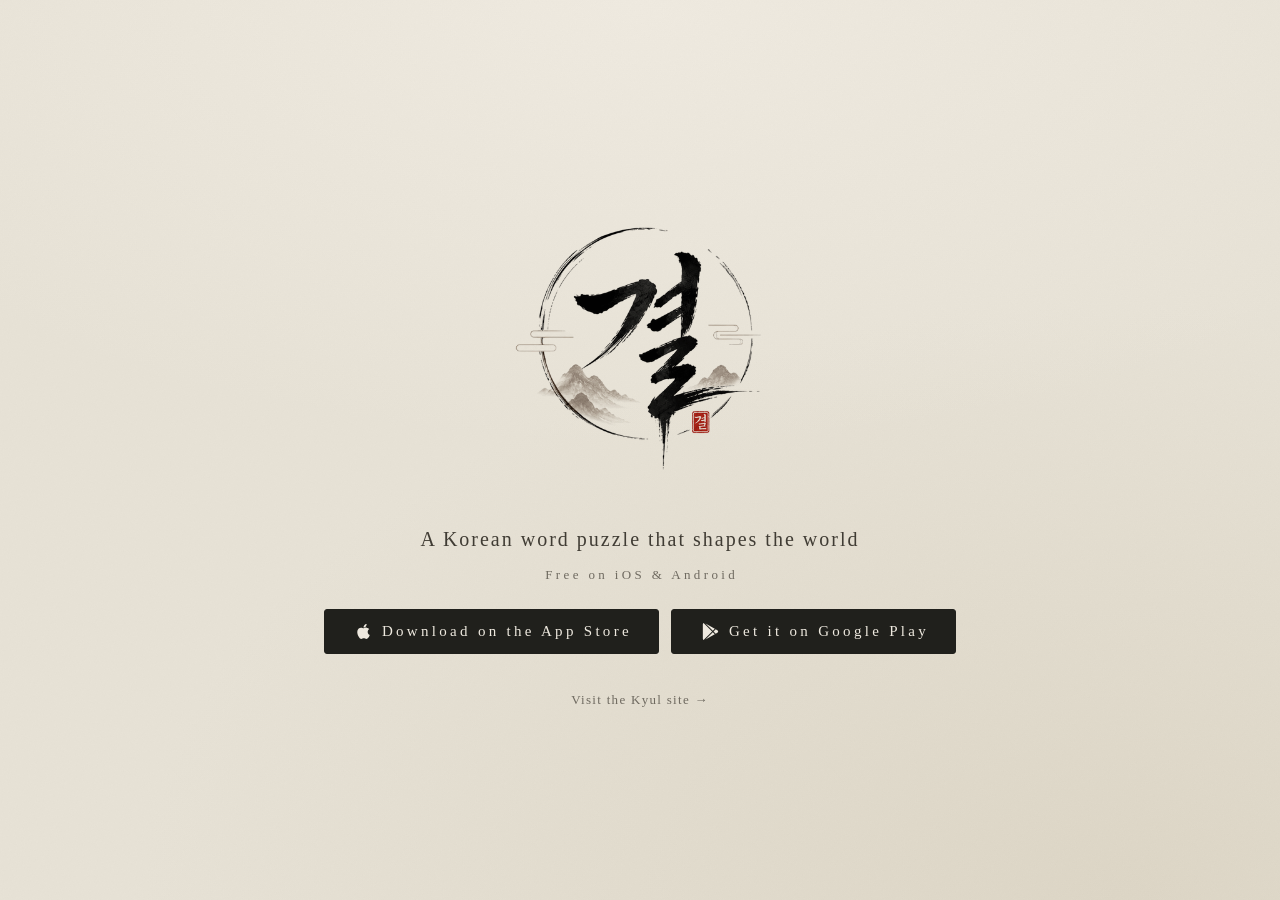
<file: kyul.html>
<!doctype html>
<html lang="en" data-lang="en">
<head>
<meta charset="utf-8" />
<meta name="viewport" content="width=device-width, initial-scale=1, viewport-fit=cover" />
<meta name="theme-color" content="#e7e2d6" />
<title>Get Kyul 결 — Ink Word Puzzle</title>
<meta name="description" content="Download Kyul — a Korean word puzzle painted in ink. Free on the App Store and Google Play." />
<link rel="canonical" href="https://kyul.chartq.app/kyul" />
<meta property="og:title" content="Kyul 결 — an ink-wash Korean word puzzle 🖌️" />
<meta property="og:description" content="A puzzle game where words shape the world: link letters to awaken a word, and the board moves by its meaning — painted in ink on hanji paper." />
<meta property="og:type" content="website" />
<meta property="og:url" content="https://kyul.chartq.app/kyul" />
<meta property="og:image" content="https://kyul.chartq.app/assets/logo.png" />
<meta property="og:locale" content="en_US" />
<meta property="og:locale:alternate" content="ko_KR" />
<meta name="apple-itunes-app" content="app-id=6794392082, app-argument=https://kyul.chartq.app/kyul" />
<link rel="icon" type="image/png" href="assets/favicon.png" />
<link rel="stylesheet" href="css/style.css" />
<script>
/* 스마트 스토어 링크 — 기기를 보고 맞는 스토어로 즉시 보낸다 (본문 렌더 전) */
(function () {
  var APP_STORE = 'https://apps.apple.com/kr/app/kyul-ink-word-puzzle/id6794392082';
  var PLAY_STORE = 'https://play.google.com/store/apps/details?id=com.wwdwwg.kyul';
  var ua = navigator.userAgent || '';
  var isIOS = /iPad|iPhone|iPod/.test(ua) || (/Mac/.test(ua) && navigator.maxTouchPoints > 1);
  var isAndroid = /Android/i.test(ua);
  document.documentElement.dataset.store = isIOS ? 'ios' : isAndroid ? 'android' : 'other';
  var lang = 'en';
  try { lang = localStorage.getItem('kyul-lang') || ((navigator.language || '').toLowerCase().indexOf('ko') === 0 ? 'ko' : 'en'); } catch (e) {}
  document.documentElement.dataset.lang = lang === 'ko' ? 'ko' : 'en';
  document.documentElement.lang = document.documentElement.dataset.lang;
  document.title = lang === 'ko' ? '결 Kyul 받기 — 수묵 한글 퍼즐' : 'Get Kyul 결 — Ink Word Puzzle';
  if (isIOS) location.replace(APP_STORE);
  else if (isAndroid) location.replace(PLAY_STORE);
})();
</script>
</head>
<body>

<div class="grain" aria-hidden="true"></div>

<main class="getapp">
  <img class="getapp-logo" src="assets/logo-alpha.png" alt="결 Kyul" width="512" height="512" />
  <p class="getapp-sub"><span class="l-en">A Korean word puzzle that shapes the world</span><span class="l-ko">말로 세상을 빚는 한글 퍼즐</span></p>
  <p class="getapp-line"><span class="l-en">Free on iOS &amp; Android</span><span class="l-ko">iOS · Android 무료</span></p>
  <div class="hero-actions">
    <a class="btn btn-primary btn-store store-ios" href="https://apps.apple.com/kr/app/kyul-ink-word-puzzle/id6794392082" rel="noopener">
      <svg viewBox="0 0 384 512" aria-hidden="true"><path fill="currentColor" d="M318.7 268.7c-.2-36.7 16.4-64.4 50-84.8-18.8-26.9-47.2-41.7-84.7-44.6-35.5-2.8-74.3 20.7-88.5 20.7-15 0-49.4-19.7-76.4-19.7C63.3 141.2 4 184.8 4 273.5q0 39.3 14.4 81.2c12.8 36.7 59 126.7 107.2 125.2 25.2-.6 43-17.9 75.8-17.9 31.8 0 48.3 17.9 76.4 17.9 48.6-.7 90.4-82.5 102.6-119.3-65.2-30.7-61.7-90-61.7-91.9zm-56.6-164.2c27.3-32.4 24.8-61.9 24-72.5-24.1 1.4-52 16.4-67.9 34.9-17.5 19.8-27.8 44.3-25.6 71.9 26.1 2 49.9-11.4 69.5-34.3z"/></svg>
      <span class="l-en">Download on the App Store</span><span class="l-ko">App Store에서 받기</span>
    </a>
    <a class="btn btn-primary btn-store store-android" href="https://play.google.com/store/apps/details?id=com.wwdwwg.kyul" rel="noopener">
      <svg viewBox="0 0 512 512" aria-hidden="true"><path fill="currentColor" d="M325.3 234.3 104.6 13l280.8 161.2-60.1 60.1zM47 0C34 6.8 25.3 19.2 25.3 35.3v441.3c0 16.1 8.7 28.5 21.7 35.3l256.6-256L47 0zm425.2 225.6-58.9-34.1-65.7 64.5 65.7 64.5 60.1-34.1c18-14.3 18-46.5-1.2-60.8zM104.6 499l280.8-161.2-60.1-60.1L104.6 499z"/></svg>
      <span class="l-en">Get it on Google Play</span><span class="l-ko">Google Play에서 받기</span>
    </a>
  </div>
  <a class="getapp-home" href="/"><span class="l-en">Visit the Kyul site →</span><span class="l-ko">「결」 소개 페이지로 →</span></a>
</main>

</body>
</html>
</file>
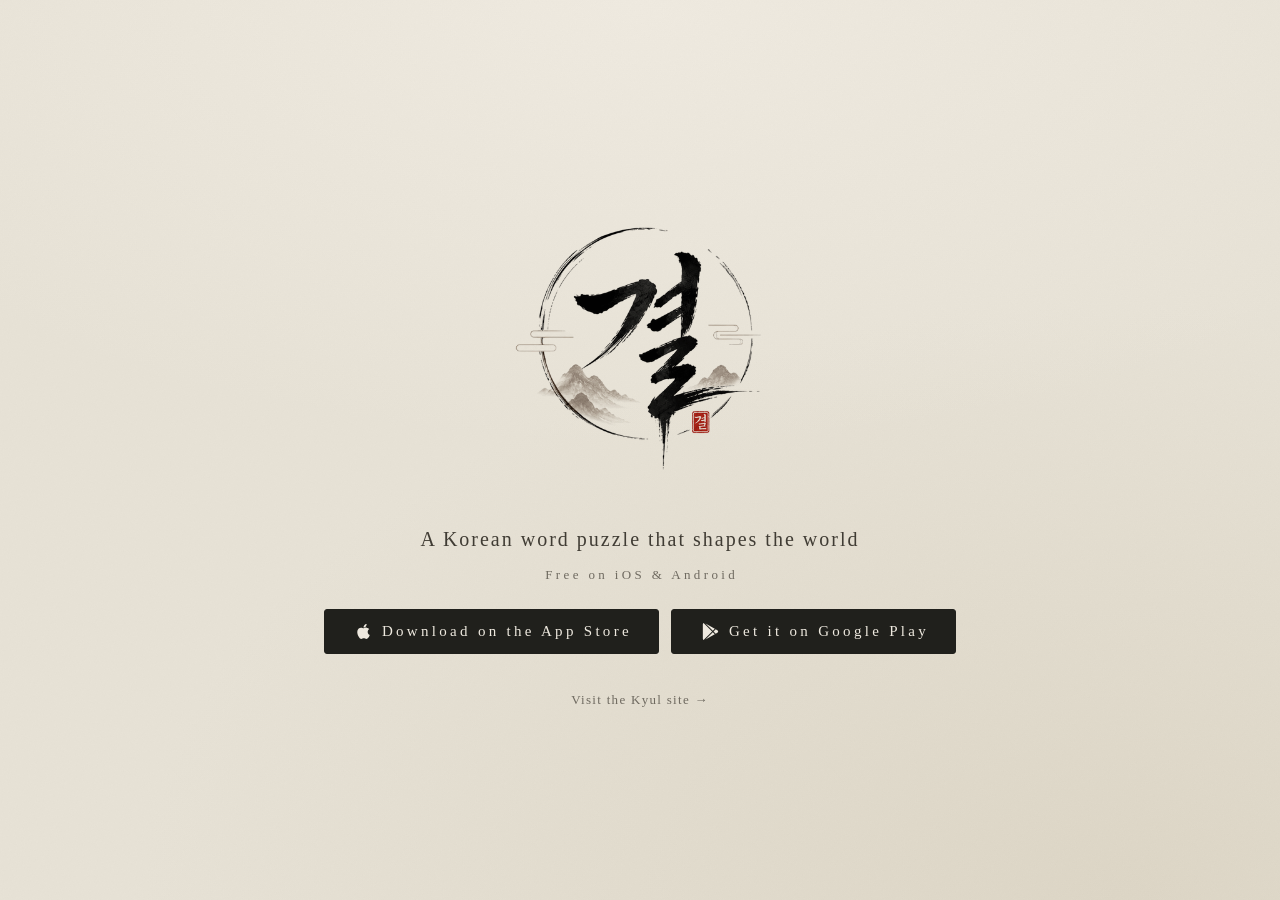
<file: kyul.ko.html>
<!doctype html>
<html lang="ko" data-lang="ko">
<head>
<meta charset="utf-8" />
<meta name="viewport" content="width=device-width, initial-scale=1, viewport-fit=cover" />
<meta name="theme-color" content="#e7e2d6" />
<title>결 Kyul 받기 — 수묵 한글 퍼즐</title>
<meta name="description" content="수묵으로 그린 한글 단어 퍼즐 「결」 — App Store · Google Play 무료 다운로드." />
<link rel="canonical" href="https://kyul.chartq.app/kyul" />
<meta property="og:title" content="결 — 말로 세상을 빚는 수묵 단어 퍼즐 🖌️" />
<meta property="og:description" content="자모를 이어 단어를 깨우면, 그 뜻대로 판이 움직이는 퍼즐 게임. 한지 위에 먹으로 그린 열두 세계를 건너보세요." />
<meta property="og:type" content="website" />
<meta property="og:url" content="https://kyul.chartq.app/kyul" />
<meta property="og:image" content="https://kyul.chartq.app/assets/logo.png" />
<meta property="og:locale" content="ko_KR" />
<meta property="og:locale:alternate" content="en_US" />
<meta name="apple-itunes-app" content="app-id=6794392082, app-argument=https://kyul.chartq.app/kyul" />
<link rel="icon" type="image/png" href="assets/favicon.png" />
<link rel="stylesheet" href="css/style.css" />
<script>
/* 스마트 스토어 링크 — 기기를 보고 맞는 스토어로 즉시 보낸다 (본문 렌더 전) */
(function () {
  var APP_STORE = 'https://apps.apple.com/kr/app/kyul-ink-word-puzzle/id6794392082';
  var PLAY_STORE = 'https://play.google.com/store/apps/details?id=com.wwdwwg.kyul';
  var ua = navigator.userAgent || '';
  var isIOS = /iPad|iPhone|iPod/.test(ua) || (/Mac/.test(ua) && navigator.maxTouchPoints > 1);
  var isAndroid = /Android/i.test(ua);
  document.documentElement.dataset.store = isIOS ? 'ios' : isAndroid ? 'android' : 'other';
  var lang = 'en';
  try { lang = localStorage.getItem('kyul-lang') || ((navigator.language || '').toLowerCase().indexOf('ko') === 0 ? 'ko' : 'en'); } catch (e) {}
  document.documentElement.dataset.lang = lang === 'ko' ? 'ko' : 'en';
  document.documentElement.lang = document.documentElement.dataset.lang;
  document.title = lang === 'ko' ? '결 Kyul 받기 — 수묵 한글 퍼즐' : 'Get Kyul 결 — Ink Word Puzzle';
  if (isIOS) location.replace(APP_STORE);
  else if (isAndroid) location.replace(PLAY_STORE);
})();
</script>
</head>
<body>

<div class="grain" aria-hidden="true"></div>

<main class="getapp">
  <img class="getapp-logo" src="assets/logo-alpha.png" alt="결 Kyul" width="512" height="512" />
  <p class="getapp-sub"><span class="l-en">A Korean word puzzle that shapes the world</span><span class="l-ko">말로 세상을 빚는 한글 퍼즐</span></p>
  <p class="getapp-line"><span class="l-en">Free on iOS &amp; Android</span><span class="l-ko">iOS · Android 무료</span></p>
  <div class="hero-actions">
    <a class="btn btn-primary btn-store store-ios" href="https://apps.apple.com/kr/app/kyul-ink-word-puzzle/id6794392082" rel="noopener">
      <svg viewBox="0 0 384 512" aria-hidden="true"><path fill="currentColor" d="M318.7 268.7c-.2-36.7 16.4-64.4 50-84.8-18.8-26.9-47.2-41.7-84.7-44.6-35.5-2.8-74.3 20.7-88.5 20.7-15 0-49.4-19.7-76.4-19.7C63.3 141.2 4 184.8 4 273.5q0 39.3 14.4 81.2c12.8 36.7 59 126.7 107.2 125.2 25.2-.6 43-17.9 75.8-17.9 31.8 0 48.3 17.9 76.4 17.9 48.6-.7 90.4-82.5 102.6-119.3-65.2-30.7-61.7-90-61.7-91.9zm-56.6-164.2c27.3-32.4 24.8-61.9 24-72.5-24.1 1.4-52 16.4-67.9 34.9-17.5 19.8-27.8 44.3-25.6 71.9 26.1 2 49.9-11.4 69.5-34.3z"/></svg>
      <span class="l-en">Download on the App Store</span><span class="l-ko">App Store에서 받기</span>
    </a>
    <a class="btn btn-primary btn-store store-android" href="https://play.google.com/store/apps/details?id=com.wwdwwg.kyul" rel="noopener">
      <svg viewBox="0 0 512 512" aria-hidden="true"><path fill="currentColor" d="M325.3 234.3 104.6 13l280.8 161.2-60.1 60.1zM47 0C34 6.8 25.3 19.2 25.3 35.3v441.3c0 16.1 8.7 28.5 21.7 35.3l256.6-256L47 0zm425.2 225.6-58.9-34.1-65.7 64.5 65.7 64.5 60.1-34.1c18-14.3 18-46.5-1.2-60.8zM104.6 499l280.8-161.2-60.1-60.1L104.6 499z"/></svg>
      <span class="l-en">Get it on Google Play</span><span class="l-ko">Google Play에서 받기</span>
    </a>
  </div>
  <a class="getapp-home" href="/"><span class="l-en">Visit the Kyul site →</span><span class="l-ko">「결」 소개 페이지로 →</span></a>
</main>

</body>
</html>
</file>
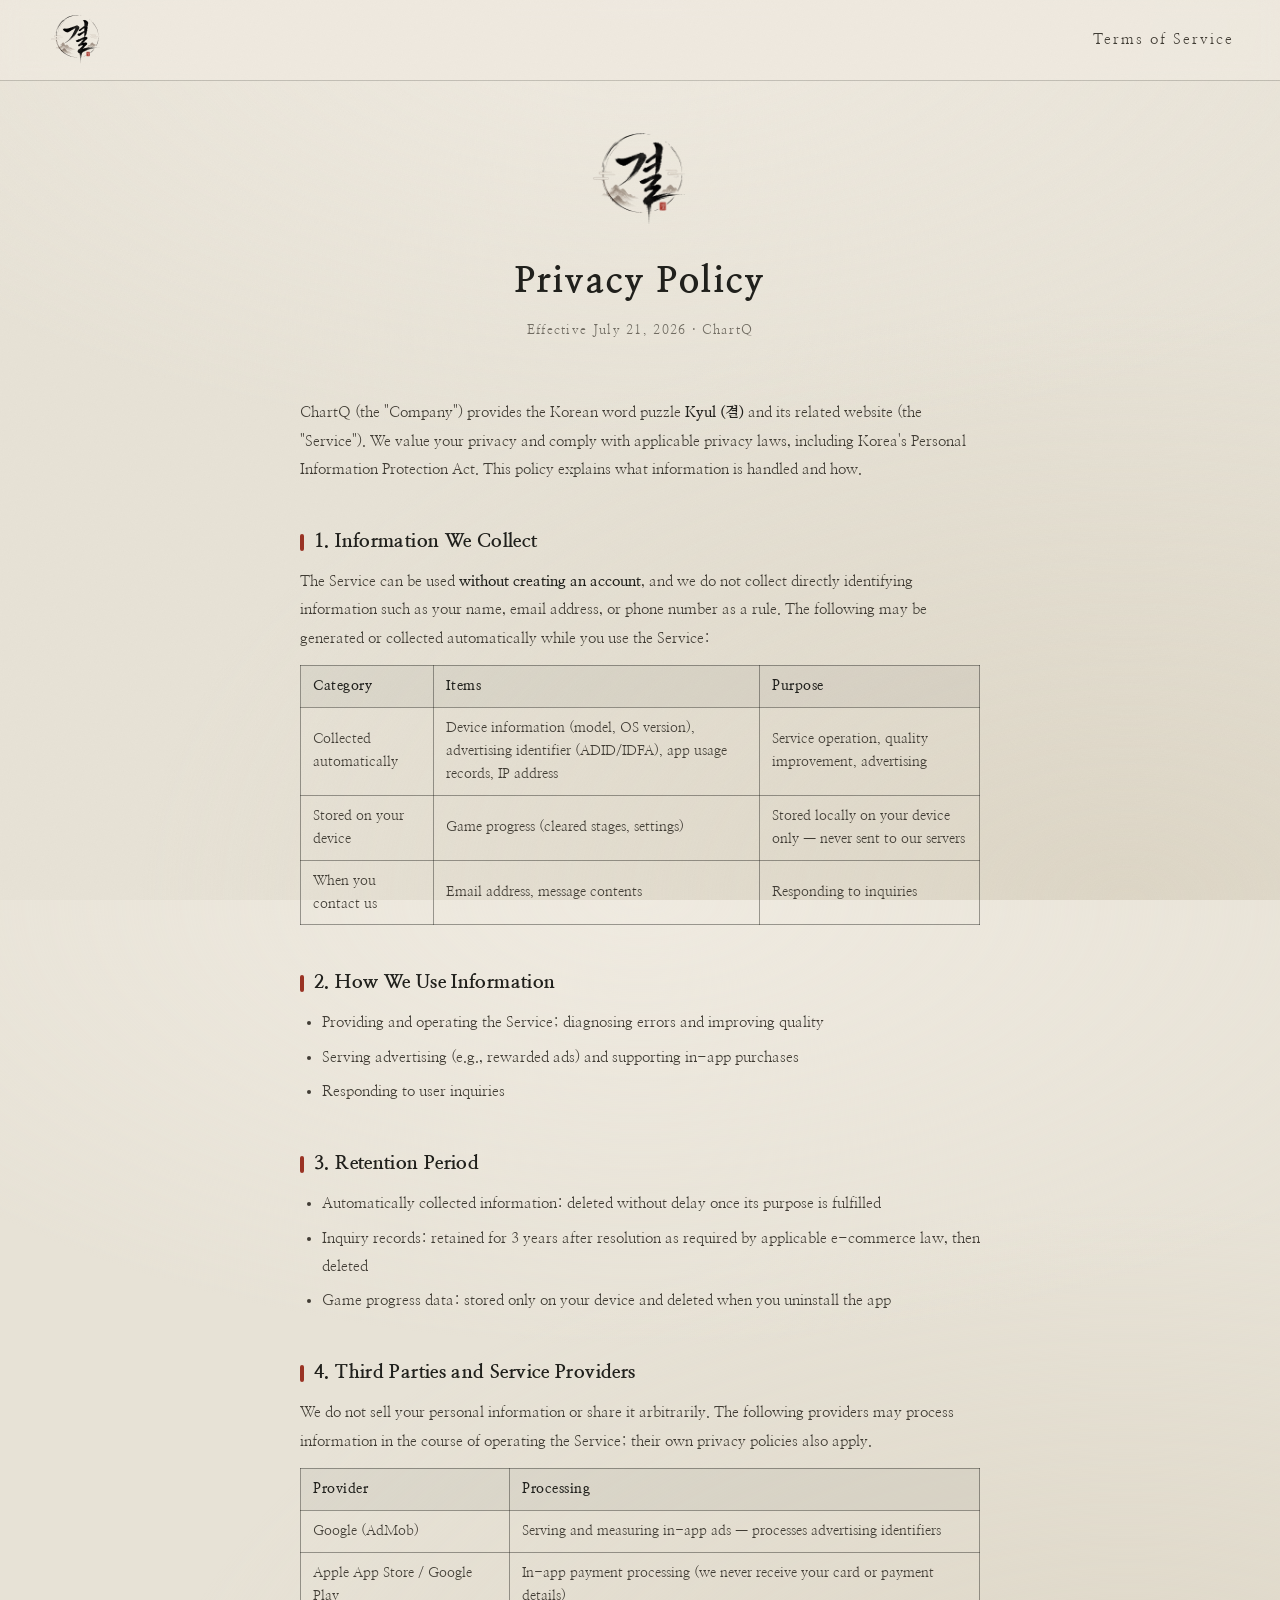
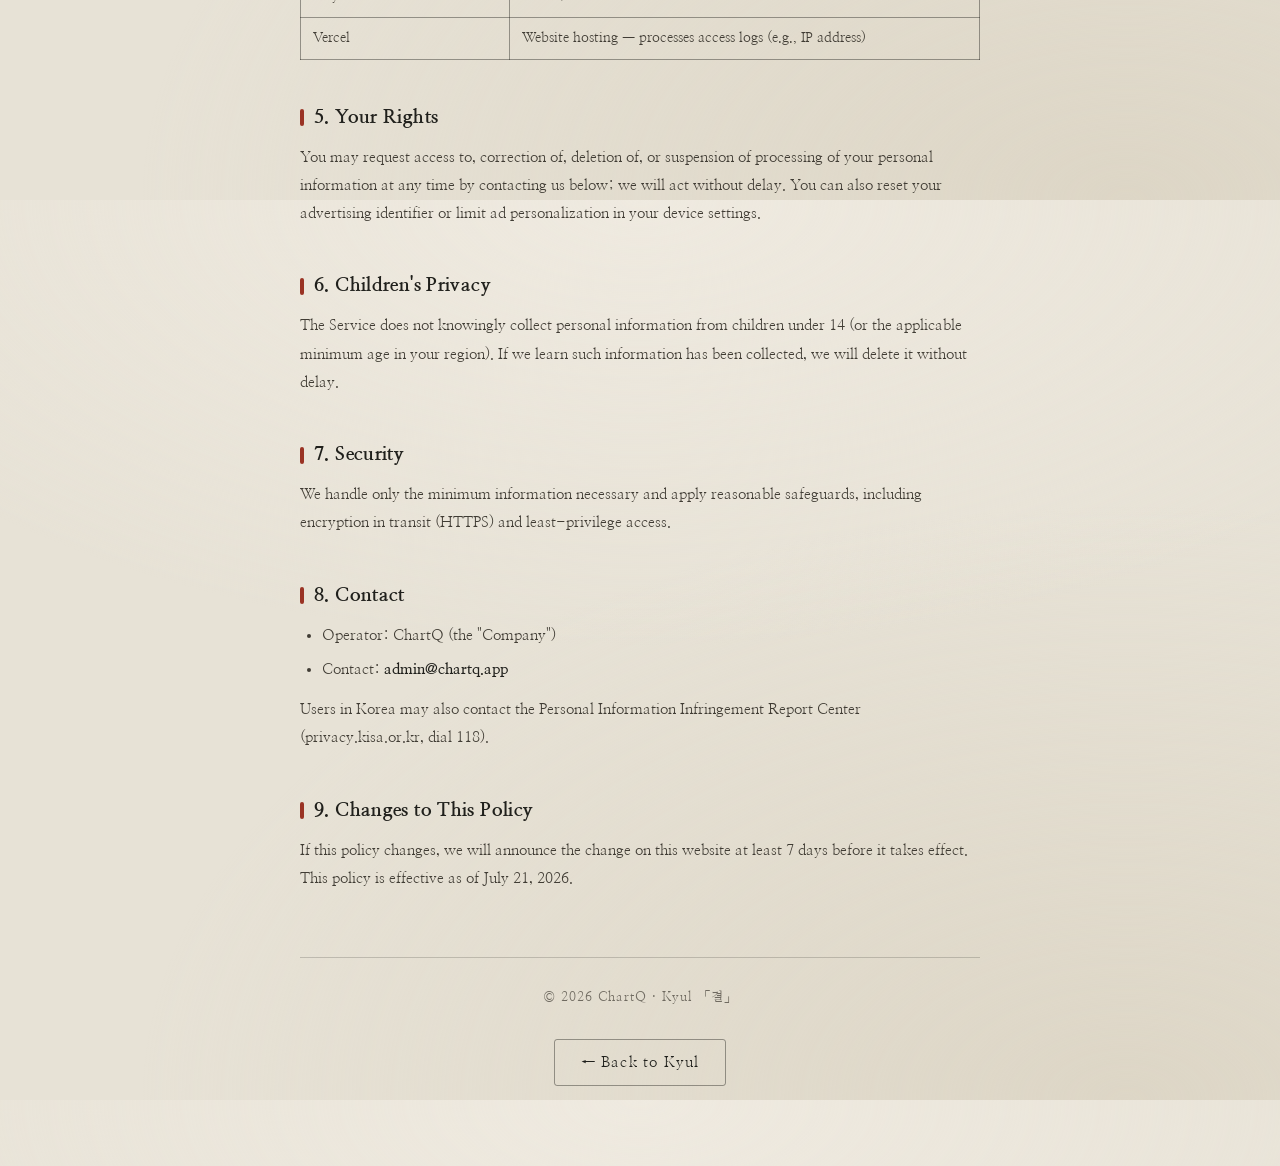
<file: privacy.html>
<!doctype html>
<html lang="en">
<head>
<meta charset="utf-8" />
<meta name="viewport" content="width=device-width, initial-scale=1, viewport-fit=cover" />
<meta name="theme-color" content="#e7e2d6" />
<title>Privacy Policy — Kyul 결</title>
<meta name="description" content="Privacy Policy for Kyul (결)." />
<meta name="robots" content="noindex" />
<link rel="icon" type="image/png" href="assets/favicon.png" />
<link rel="preconnect" href="https://fonts.googleapis.com" />
<link rel="preconnect" href="https://fonts.gstatic.com" crossorigin />
<link href="https://fonts.googleapis.com/css2?family=Nanum+Myeongjo:wght@400;700;800&display=swap" rel="stylesheet" />
<link rel="stylesheet" href="css/style.css" />
</head>
<body>

<div class="grain" aria-hidden="true"></div>

<nav class="nav scrolled">
  <a class="nav-logo" href="/" aria-label="Kyul home"><img src="assets/logo-alpha.png" alt="결 Kyul" /></a>
  <div class="nav-links">
    <a href="/terms">Terms of Service</a>
  </div>
</nav>

<main class="doc">
  <header class="doc-head">
    <img class="doc-logo" src="assets/logo-alpha.png" alt="결 Kyul" />
    <h1>Privacy Policy</h1>
    <p class="doc-meta">Effective July 21, 2026 · ChartQ</p>
  </header>

  <p>ChartQ (the "Company") provides the Korean word puzzle <strong>Kyul (결)</strong> and its related
  website (the "Service"). We value your privacy and comply with applicable privacy laws, including
  Korea's Personal Information Protection Act. This policy explains what information is handled and how.</p>

  <h2>1. Information We Collect</h2>
  <p>The Service can be used <strong>without creating an account</strong>, and we do not collect
  directly identifying information such as your name, email address, or phone number as a rule.
  The following may be generated or collected automatically while you use the Service:</p>
  <table>
    <tr><th>Category</th><th>Items</th><th>Purpose</th></tr>
    <tr><td>Collected automatically</td><td>Device information (model, OS version), advertising identifier (ADID/IDFA), app usage records, IP address</td><td>Service operation, quality improvement, advertising</td></tr>
    <tr><td>Stored on your device</td><td>Game progress (cleared stages, settings)</td><td>Stored locally on your device only — never sent to our servers</td></tr>
    <tr><td>When you contact us</td><td>Email address, message contents</td><td>Responding to inquiries</td></tr>
  </table>

  <h2>2. How We Use Information</h2>
  <ul>
    <li>Providing and operating the Service; diagnosing errors and improving quality</li>
    <li>Serving advertising (e.g., rewarded ads) and supporting in-app purchases</li>
    <li>Responding to user inquiries</li>
  </ul>

  <h2>3. Retention Period</h2>
  <ul>
    <li>Automatically collected information: deleted without delay once its purpose is fulfilled</li>
    <li>Inquiry records: retained for 3 years after resolution as required by applicable e-commerce law, then deleted</li>
    <li>Game progress data: stored only on your device and deleted when you uninstall the app</li>
  </ul>

  <h2>4. Third Parties and Service Providers</h2>
  <p>We do not sell your personal information or share it arbitrarily. The following providers may
  process information in the course of operating the Service; their own privacy policies also apply.</p>
  <table>
    <tr><th>Provider</th><th>Processing</th></tr>
    <tr><td>Google (AdMob)</td><td>Serving and measuring in-app ads — processes advertising identifiers</td></tr>
    <tr><td>Apple App Store / Google Play</td><td>In-app payment processing (we never receive your card or payment details)</td></tr>
    <tr><td>Vercel</td><td>Website hosting — processes access logs (e.g., IP address)</td></tr>
  </table>

  <h2>5. Your Rights</h2>
  <p>You may request access to, correction of, deletion of, or suspension of processing of your
  personal information at any time by contacting us below; we will act without delay. You can also
  reset your advertising identifier or limit ad personalization in your device settings.</p>

  <h2>6. Children's Privacy</h2>
  <p>The Service does not knowingly collect personal information from children under 14 (or the
  applicable minimum age in your region). If we learn such information has been collected, we will
  delete it without delay.</p>

  <h2>7. Security</h2>
  <p>We handle only the minimum information necessary and apply reasonable safeguards, including
  encryption in transit (HTTPS) and least-privilege access.</p>

  <h2>8. Contact</h2>
  <ul>
    <li>Operator: ChartQ (the "Company")</li>
    <li>Contact: <strong>admin@chartq.app</strong></li>
  </ul>
  <p>Users in Korea may also contact the Personal Information Infringement Report Center
  (privacy.kisa.or.kr, dial 118).</p>

  <h2>9. Changes to This Policy</h2>
  <p>If this policy changes, we will announce the change on this website at least 7 days before it
  takes effect. This policy is effective as of July 21, 2026.</p>

  <footer class="doc-foot">
    <p>© 2026 ChartQ · Kyul 「결」</p>
    <a class="btn" href="/">← Back to Kyul</a>
  </footer>
</main>

</body>
</html>
</file>
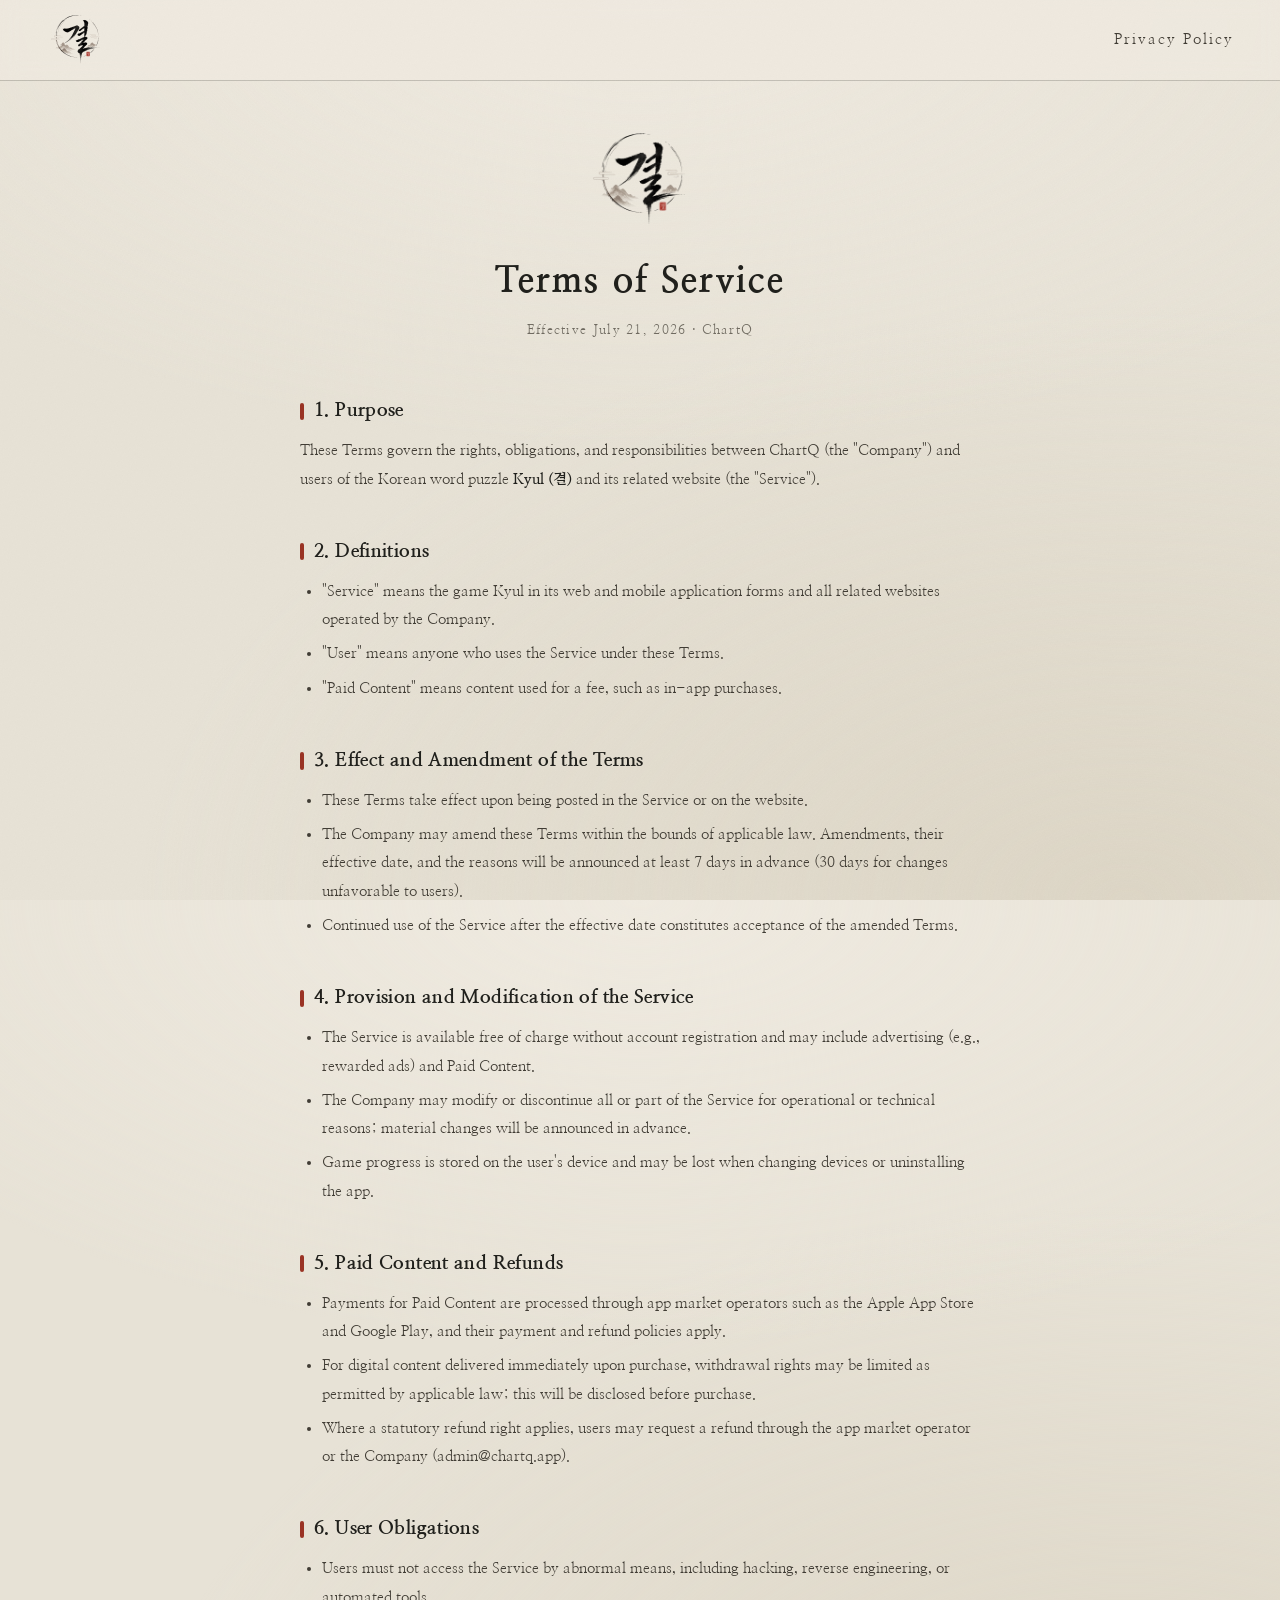
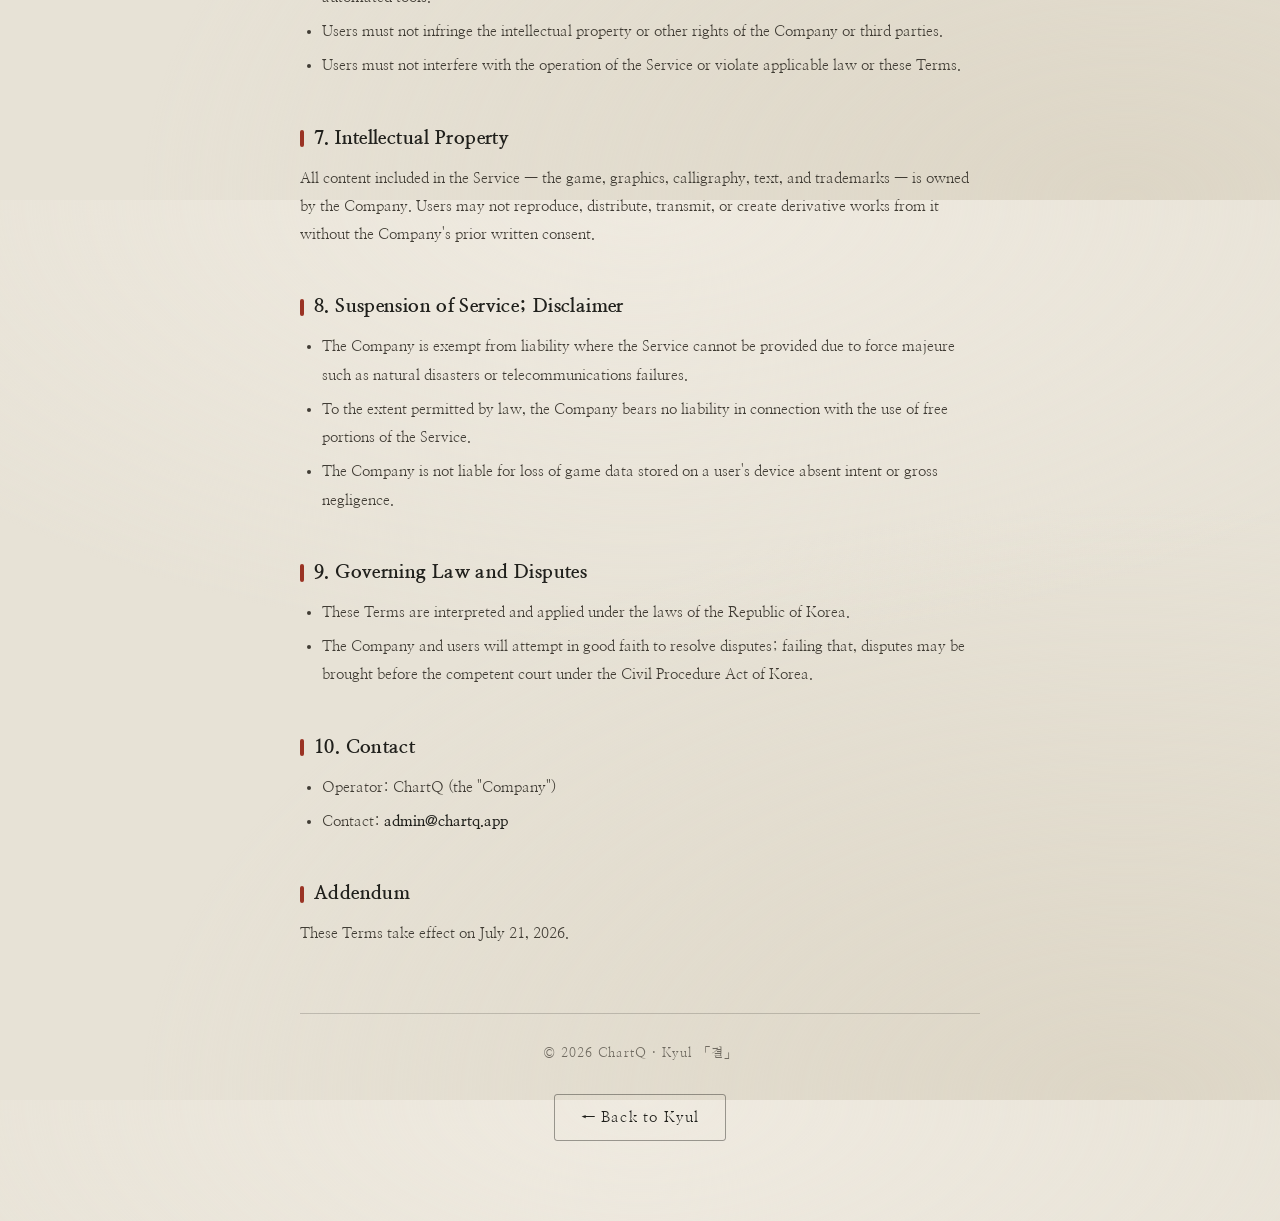
<file: terms.html>
<!doctype html>
<html lang="en">
<head>
<meta charset="utf-8" />
<meta name="viewport" content="width=device-width, initial-scale=1, viewport-fit=cover" />
<meta name="theme-color" content="#e7e2d6" />
<title>Terms of Service — Kyul 결</title>
<meta name="description" content="Terms of Service for Kyul (결)." />
<meta name="robots" content="noindex" />
<link rel="icon" type="image/png" href="assets/favicon.png" />
<link rel="preconnect" href="https://fonts.googleapis.com" />
<link rel="preconnect" href="https://fonts.gstatic.com" crossorigin />
<link href="https://fonts.googleapis.com/css2?family=Nanum+Myeongjo:wght@400;700;800&display=swap" rel="stylesheet" />
<link rel="stylesheet" href="css/style.css" />
</head>
<body>

<div class="grain" aria-hidden="true"></div>

<nav class="nav scrolled">
  <a class="nav-logo" href="/" aria-label="Kyul home"><img src="assets/logo-alpha.png" alt="결 Kyul" /></a>
  <div class="nav-links">
    <a href="/privacy">Privacy Policy</a>
  </div>
</nav>

<main class="doc">
  <header class="doc-head">
    <img class="doc-logo" src="assets/logo-alpha.png" alt="결 Kyul" />
    <h1>Terms of Service</h1>
    <p class="doc-meta">Effective July 21, 2026 · ChartQ</p>
  </header>

  <h2>1. Purpose</h2>
  <p>These Terms govern the rights, obligations, and responsibilities between ChartQ
  (the "Company") and users of the Korean word puzzle <strong>Kyul (결)</strong> and its related
  website (the "Service").</p>

  <h2>2. Definitions</h2>
  <ul>
    <li>"Service" means the game Kyul in its web and mobile application forms and all related websites operated by the Company.</li>
    <li>"User" means anyone who uses the Service under these Terms.</li>
    <li>"Paid Content" means content used for a fee, such as in-app purchases.</li>
  </ul>

  <h2>3. Effect and Amendment of the Terms</h2>
  <ul>
    <li>These Terms take effect upon being posted in the Service or on the website.</li>
    <li>The Company may amend these Terms within the bounds of applicable law. Amendments, their effective date, and the reasons will be announced at least 7 days in advance (30 days for changes unfavorable to users).</li>
    <li>Continued use of the Service after the effective date constitutes acceptance of the amended Terms.</li>
  </ul>

  <h2>4. Provision and Modification of the Service</h2>
  <ul>
    <li>The Service is available free of charge without account registration and may include advertising (e.g., rewarded ads) and Paid Content.</li>
    <li>The Company may modify or discontinue all or part of the Service for operational or technical reasons; material changes will be announced in advance.</li>
    <li>Game progress is stored on the user's device and may be lost when changing devices or uninstalling the app.</li>
  </ul>

  <h2>5. Paid Content and Refunds</h2>
  <ul>
    <li>Payments for Paid Content are processed through app market operators such as the Apple App Store and Google Play, and their payment and refund policies apply.</li>
    <li>For digital content delivered immediately upon purchase, withdrawal rights may be limited as permitted by applicable law; this will be disclosed before purchase.</li>
    <li>Where a statutory refund right applies, users may request a refund through the app market operator or the Company (admin@chartq.app).</li>
  </ul>

  <h2>6. User Obligations</h2>
  <ul>
    <li>Users must not access the Service by abnormal means, including hacking, reverse engineering, or automated tools.</li>
    <li>Users must not infringe the intellectual property or other rights of the Company or third parties.</li>
    <li>Users must not interfere with the operation of the Service or violate applicable law or these Terms.</li>
  </ul>

  <h2>7. Intellectual Property</h2>
  <p>All content included in the Service — the game, graphics, calligraphy, text, and trademarks —
  is owned by the Company. Users may not reproduce, distribute, transmit, or create derivative works
  from it without the Company's prior written consent.</p>

  <h2>8. Suspension of Service; Disclaimer</h2>
  <ul>
    <li>The Company is exempt from liability where the Service cannot be provided due to force majeure such as natural disasters or telecommunications failures.</li>
    <li>To the extent permitted by law, the Company bears no liability in connection with the use of free portions of the Service.</li>
    <li>The Company is not liable for loss of game data stored on a user's device absent intent or gross negligence.</li>
  </ul>

  <h2>9. Governing Law and Disputes</h2>
  <ul>
    <li>These Terms are interpreted and applied under the laws of the Republic of Korea.</li>
    <li>The Company and users will attempt in good faith to resolve disputes; failing that, disputes may be brought before the competent court under the Civil Procedure Act of Korea.</li>
  </ul>

  <h2>10. Contact</h2>
  <ul>
    <li>Operator: ChartQ (the "Company")</li>
    <li>Contact: <strong>admin@chartq.app</strong></li>
  </ul>

  <h2>Addendum</h2>
  <p>These Terms take effect on July 21, 2026.</p>

  <footer class="doc-foot">
    <p>© 2026 ChartQ · Kyul 「결」</p>
    <a class="btn" href="/">← Back to Kyul</a>
  </footer>
</main>

</body>
</html>
</file>
<file: css/style.css>
/* ─────────────────────────────────────────────
   「결」 랜딩 — 수묵 두루마리 v2
   팔레트: 한지 + 먹 + 낙관 주홍 (게임 정본과 동일)
   ───────────────────────────────────────────── */
/* 독립체(Dokrip) — 게임 정본 디스플레이·붓 타이포 (자모 등 미수록 글리프는 명조 폴백) */
@font-face{
  font-family:'Dokrip';
  src:url('../assets/fonts/Dokrip.woff') format('woff');
  font-weight:400 800;
  font-display:swap;
}
:root{
  --paper:#e7e2d6; --paper-hi:#efeae0; --paper-lo:#ddd6c6; --paper-deep:#d8d1c1;
  --ink:#20201c; --ink-soft:#403c34; --ink-faint:#6f6a60;
  --line:rgba(32,32,28,.20); --line-bold:rgba(32,32,28,.42);
  --seal:#9a3324;
  --tile-side:#c6bda9; --tile-side-dark:#a89e88;
  --serif:"Nanum Myeongjo","Batang","AppleMyungjo","Songti SC",serif;
  --brush:"Dokrip","Nanum Myeongjo","Batang",serif;
}
.sr-only{position:absolute; width:1px; height:1px; padding:0; margin:-1px; overflow:hidden; clip:rect(0 0 0 0); white-space:nowrap; border:0}

/* 언어 토글 — data-lang 이 보여줄 언어를 고른다 */
html[data-lang="en"] .l-ko{display:none !important}
html[data-lang="ko"] .l-en{display:none !important}
.lang-toggle{
  font-family:var(--serif); font-size:13px; letter-spacing:.14em; color:var(--ink-soft);
  background:rgba(255,255,255,.35); border:1px solid var(--line-bold); border-radius:3px;
  padding:7px 14px; cursor:pointer; transition:background .18s, color .18s;
}
.lang-toggle:hover{background:var(--ink); color:var(--paper-hi)}

*{box-sizing:border-box;margin:0;padding:0}
html{scroll-behavior:smooth}
html,body{height:100%}
body{
  background:
    radial-gradient(130% 90% at 50% 0%, var(--paper-hi), transparent 55%),
    radial-gradient(140% 120% at 88% 100%, var(--paper-lo), transparent 55%),
    var(--paper);
  font-family:var(--serif); color:var(--ink);
  -webkit-font-smoothing:antialiased;
  overflow-x:hidden;
  word-break:keep-all;
}
::selection{background:var(--ink); color:var(--paper-hi)}
:focus-visible{outline:2px solid var(--seal); outline-offset:3px; border-radius:2px}

/* 한지 섬유 질감 — 전면 고정 오버레이 */
.grain{
  position:fixed; inset:0; z-index:80; pointer-events:none;
  opacity:.5; mix-blend-mode:multiply;
  background-image:url("data:image/svg+xml,%3Csvg xmlns='http://www.w3.org/2000/svg' width='220' height='220'%3E%3Cfilter id='n'%3E%3CfeTurbulence type='fractalNoise' baseFrequency='0.85' numOctaves='2'/%3E%3CfeColorMatrix type='saturate' values='0'/%3E%3C/filter%3E%3Crect width='220' height='220' filter='url(%23n)' opacity='0.055'/%3E%3C/svg%3E");
}

/* ── 공통 부품 ─────────────────────────── */
.seal{
  display:inline-flex; align-items:center; justify-content:center;
  width:46px; height:46px; background:var(--seal); color:var(--paper-hi);
  font-family:var(--brush); font-size:26px; font-weight:400; border-radius:4px;
  box-shadow:0 2px 8px rgba(154,51,36,.35);
  position:relative;
}
.seal::after{ /* 인주 눌림 자국 */
  content:''; position:absolute; inset:2px; border:1px solid rgba(239,234,224,.35); border-radius:2px;
}
.seal-sm{width:34px; height:34px; font-size:17px}

.btn{
  display:inline-flex; align-items:center; justify-content:center;
  font-family:var(--serif); font-size:15px; color:var(--ink);
  background:transparent; border:1px solid var(--line-bold);
  padding:13px 26px; border-radius:3px; cursor:pointer;
  text-decoration:none; letter-spacing:.08em;
  transition:background .18s, color .18s, transform .18s, box-shadow .18s;
  position:relative; overflow:hidden; isolation:isolate;
}
.btn::before{ /* 먹이 아래에서 차오르는 hover — 글자 밑, 배경 위 */
  content:''; position:absolute; inset:-1px; background:var(--ink); z-index:-1;
  transform:translateY(103%); transition:transform .32s cubic-bezier(.3,.6,.3,1);
}
.btn:hover{color:var(--paper-hi); border-color:var(--ink)}
.btn:hover::before{transform:translateY(0)}
.btn:active{transform:scale(.97)}
.btn-primary{background:var(--ink); color:var(--paper-hi); border-color:var(--ink); letter-spacing:.22em; padding-left:30px}
.btn-primary::before{background:var(--seal)}
.btn-primary:hover{border-color:var(--seal)}
.btn-big{font-size:17px; padding:17px 40px}

/* 스토어 버튼 — html[data-store] 로 기기별 분기: ios→App Store만, android→Play만, other→둘 다 */
.btn-store{gap:10px}
.btn-store svg{width:17px; height:17px; flex:none}
html[data-store="ios"] .store-android{display:none !important}
html[data-store="android"] .store-ios{display:none !important}

.enso{width:150px; height:150px; color:var(--ink); opacity:.09}
.enso-sm{width:90px; height:90px; opacity:.14}

/* 스크롤 리빌 — 먹이 스미듯 (지연은 --rd 로 스태거) */
.reveal{opacity:0; transform:translateY(28px) scale(.985); filter:blur(6px);
  transition:opacity 1s ease var(--rd,0s), transform 1s cubic-bezier(.2,.7,.25,1) var(--rd,0s), filter 1s ease var(--rd,0s)}
.reveal.in{opacity:1; transform:none; filter:blur(0)}

/* ── 내비 ─────────────────────────────── */
.nav-progress{position:fixed; top:0; left:0; height:2px; width:0; z-index:72;
  background:var(--seal); opacity:.75}
.nav{
  position:fixed; top:0; left:0; right:0; z-index:70;
  display:flex; align-items:center; justify-content:space-between;
  padding:8px clamp(18px,4vw,44px);
  transition:background .3s, box-shadow .3s, backdrop-filter .3s;
}
.nav.scrolled{background:rgba(239,234,224,.82); backdrop-filter:blur(8px); box-shadow:0 1px 0 var(--line)}
.nav-logo{display:flex; align-items:center; text-decoration:none; transition:transform .2s}
.nav-logo img{height:64px; width:auto; display:block}
.nav-logo:hover{transform:scale(1.06)}
.nav-links{display:flex; align-items:center; gap:clamp(14px,3vw,30px)}
.nav-links a{color:var(--ink-soft); text-decoration:none; font-size:14.5px; letter-spacing:.14em; padding:6px 2px; border-bottom:1px solid transparent; transition:color .18s,border-color .18s}
.nav-links a:hover{color:var(--ink); border-color:var(--line-bold)}
.nav-links .nav-cta{color:var(--seal); font-weight:700}
.nav-links .nav-cta:hover{border-color:var(--seal)}

/* ── 1. 히어로 ────────────────────────── */
.hero{
  position:relative; min-height:100svh;
  display:flex; flex-direction:column; align-items:center; justify-content:center;
  text-align:center; padding:90px 20px 70px; overflow:hidden;
}
.hero-mtn{
  position:absolute; inset:auto 0 0 0; height:38%;
  background-image:url("data:image/svg+xml,%3Csvg xmlns='http://www.w3.org/2000/svg' viewBox='0 0 1200 300' preserveAspectRatio='none'%3E%3Cpath d='M0 300 L0 190 Q150 60 320 170 T640 150 T940 185 T1200 150 L1200 300 Z' fill='%2320201c' fill-opacity='0.06'/%3E%3Cpath d='M0 300 L0 235 Q220 150 430 215 T820 225 T1200 235 L1200 300 Z' fill='%2320201c' fill-opacity='0.05'/%3E%3C/svg%3E");
  background-size:100% 100%; pointer-events:none;
  will-change:transform;
}
/* 공식 로고 — 투명 배경(logo-alpha), 먹이 스며 번지는 리빌 */
.hero-logo{
  display:block; width:clamp(230px, min(44vw, 58svh), 440px); height:auto;
  user-select:none; -webkit-user-drag:none;
  animation:logo-soak 1.9s cubic-bezier(.25,.6,.3,1) .7s both;
  -webkit-mask-image:radial-gradient(circle at 50% 46%, #000 58%, transparent 74%);
          mask-image:radial-gradient(circle at 50% 46%, #000 58%, transparent 74%);
  -webkit-mask-repeat:no-repeat;         mask-repeat:no-repeat;
  -webkit-mask-position:center;          mask-position:center;
  -webkit-mask-size:250% 250%;           mask-size:250% 250%;
}
@keyframes logo-soak{ /* 먹이 종이에 스며 번지듯 */
  0%{opacity:0; filter:blur(14px) contrast(.7); -webkit-mask-size:0% 0%; mask-size:0% 0%; transform:scale(.92)}
  45%{opacity:1}
  70%{filter:blur(2px) contrast(1)}
  100%{opacity:1; filter:blur(0) contrast(1); -webkit-mask-size:250% 250%; mask-size:250% 250%; transform:scale(1)}
}

/* 세로쓰기 곁글 — 전통 서책의 협주(夾註) */
.hero-side{
  position:absolute; top:50%; transform:translateY(-50%); z-index:2;
  writing-mode:vertical-rl; font-size:clamp(12px,1.4vw,15px);
  letter-spacing:.52em; color:var(--ink-faint); opacity:0;
}
.hero-side-l{left:clamp(16px,5vw,64px); animation:side-in 1.4s ease 2.6s both}
.hero-side-r{right:clamp(16px,5vw,64px); animation:side-in 1.4s ease 2.9s both}
@keyframes side-in{from{opacity:0; transform:translateY(calc(-50% + 20px))} to{opacity:.8; transform:translateY(-50%)}}

/* z-index 를 주면 stacking context 가 생겨 로고의 multiply 블렌드가 한지 배경에 닿지 못한다 */
.hero-inner{position:relative; display:flex; flex-direction:column; align-items:center; gap:14px}
.hero-jamo{display:flex; gap:26px; font-size:clamp(20px,3vw,26px); color:var(--ink-faint); font-weight:700; height:30px}
.hj{opacity:0; animation:hj-in .7s cubic-bezier(.2,.7,.25,1) forwards}
.hj[data-d="1"]{animation-delay:.15s}
.hj[data-d="2"]{animation-delay:.4s}
.hj[data-d="3"]{animation-delay:.65s}
@keyframes hj-in{from{opacity:0; transform:translateY(-16px); filter:blur(4px)} to{opacity:.75; transform:none; filter:blur(0)}}

.hero-title{line-height:0; margin:-6px 0}
.hero-sub{font-size:clamp(17px,2.6vw,22px); letter-spacing:.12em; color:var(--ink-soft);
  animation:fade-up .9s ease 1.7s both}
.hero-sub-ko{font-size:clamp(12.5px,1.7vw,15px); letter-spacing:.34em; padding-left:.34em; color:var(--ink-faint);
  margin-top:-6px; animation:fade-up .9s ease 1.85s both}
.hero-line{font-size:clamp(14px,2vw,16.5px); color:var(--ink-faint); letter-spacing:.06em; animation:fade-up .9s ease 2s both}
.hero-line em{font-style:normal; color:var(--seal); font-weight:700}
.hero-actions{display:flex; gap:12px; margin-top:22px; flex-wrap:wrap; justify-content:center; animation:fade-up .9s ease 2.3s both}
.hero-stats{font-size:12px; letter-spacing:.3em; padding-left:.3em; color:var(--ink-faint); margin-top:10px;
  animation:fade-up .9s ease 2.6s both}
@keyframes fade-up{from{opacity:0; transform:translateY(14px)} to{opacity:1; transform:none}}

@keyframes seal-stamp{from{opacity:0; transform:scale(2.4) rotate(-8deg)} 70%{opacity:1; transform:scale(.94)} to{opacity:1; transform:scale(1) rotate(-3deg)}}

/* 붓끝 자국 — 히어로 포인터 궤적 */
.ink-dot{position:fixed; z-index:60; pointer-events:none; border-radius:50%;
  background:radial-gradient(circle at 42% 38%, rgba(44,43,37,.5), rgba(24,24,15,.28) 60%, transparent 75%);
  transform:translate(-50%,-50%); mix-blend-mode:multiply;
  filter:url(#inkBleed);
  animation:dot-dry 1s ease-out forwards}
@keyframes dot-dry{from{opacity:.8; filter:blur(1px)} to{opacity:0; filter:blur(4px); transform:translate(-50%,-58%) scale(1.5)}}

/* ── 2. 두루마리 여정 ─────────────────── */
.journey{position:relative; height:620vh; background:var(--paper)}
.journey-stage{position:sticky; top:0; height:100svh; overflow:hidden}
#scrollCanvas{position:absolute; inset:0; width:100%; height:100%; display:block}
/* 두루마리 좌우 말림 그림자 */
.journey-stage::before,.journey-stage::after{
  content:''; position:absolute; top:0; bottom:0; width:clamp(24px,5vw,70px); z-index:3; pointer-events:none;
}
.journey-stage::before{left:0; background:linear-gradient(90deg, rgba(32,32,28,.08), transparent)}
.journey-stage::after{right:0; background:linear-gradient(-90deg, rgba(32,32,28,.08), transparent)}

.journey-chapters{position:absolute; inset:0; pointer-events:none; z-index:2}
.chapter{
  position:absolute; left:50%; top:43%; transform:translate(-50%,-50%);
  text-align:center; width:min(560px,86vw);
  opacity:0; visibility:hidden;
}
.ch-jamo{display:flex; justify-content:center; font-size:clamp(19px,2.6vw,25px); font-weight:700; color:var(--ink-faint); height:32px}
.ch-jamo span{display:inline-block}
.ch-word{font-family:var(--brush); font-size:clamp(90px,15vw,160px); font-weight:400; line-height:1.12;
  text-shadow:0 0 1px rgba(32,32,28,.4), 1px 1px 0 rgba(32,32,28,.15)}
.ch-en{margin-top:2px; font-size:12.5px; letter-spacing:.5em; padding-left:.5em; text-transform:uppercase; color:var(--seal); opacity:.8}
.ch-poem{margin-top:12px; font-size:clamp(14.5px,2vw,17.5px); line-height:1.9; color:var(--ink-soft); letter-spacing:.03em}
.ch-poem span{display:block}
.ch-poem .ko{font-size:.72em; color:var(--ink-faint); letter-spacing:.1em; margin-top:8px}
.ch-stamp{margin-top:22px; width:40px; height:40px; font-size:20px; transform:rotate(-3deg)}
.ch-word-logo{line-height:0}
.ch-word-logo img{width:clamp(210px, min(38vw, 42svh), 390px); height:auto}
.chapter-final .ch-stamp{display:none}   /* 로고 안에 낙관이 이미 있다 */

/* 낙관 진행 도장 — 지나온 장이 붉게 찍힌다 */
.journey-progress{position:absolute; left:50%; bottom:20px; transform:translateX(-50%); z-index:4;
  display:flex; gap:10px; pointer-events:auto}
.jp-dot{
  width:30px; height:30px; display:flex; align-items:center; justify-content:center;
  font-family:var(--brush); font-size:15px; font-weight:400; color:var(--ink-faint);
  background:rgba(255,255,255,.35); border:1px solid var(--line-bold); border-radius:3px;
  cursor:pointer; transition:all .3s cubic-bezier(.2,.7,.3,1.3);
}
.jp-dot:hover{transform:translateY(-2px)}
.jp-dot.on{background:var(--seal); color:var(--paper-hi); border-color:var(--seal);
  box-shadow:0 2px 8px rgba(154,51,36,.4); transform:rotate(-3deg)}

/* ── 섹션 공통 헤더 ────────────────────── */
section{position:relative}
.play,.worlds{padding:clamp(90px,14vh,150px) clamp(20px,6vw,72px)}
.sec-head{max-width:660px; margin:0 auto 54px; text-align:center}
.sec-kicker{font-size:12.5px; letter-spacing:.44em; padding-left:.44em; color:var(--seal); font-weight:700; margin-bottom:16px}
.sec-head h2{font-size:clamp(27px,4.6vw,40px); font-weight:800; line-height:1.42; letter-spacing:.02em}
.sec-head h2 em{font-style:normal; position:relative; white-space:nowrap}
.sec-head h2 em::after{content:''; position:absolute; left:-2%; right:-2%; bottom:4px; height:9px;
  background:rgba(154,51,36,.22); z-index:-1; border-radius:2px}
.ko-sub{margin-top:10px; font-size:13px; letter-spacing:.3em; padding-left:.3em; color:var(--ink-faint)}
.sec-desc{margin-top:18px; font-size:15.5px; line-height:1.95; color:var(--ink-soft)}
.sec-desc strong{color:var(--seal)}

/* ── 3. 데모 — 2.5D 한지 타일 ─────────── */
.demo-wrap{display:flex; gap:clamp(26px,5vw,64px); align-items:center; justify-content:center; flex-wrap:wrap; max-width:980px; margin:0 auto}
.demo-board-frame{position:relative; padding:20px; border-radius:6px;
  background:
    url("data:image/svg+xml,%3Csvg xmlns='http://www.w3.org/2000/svg' viewBox='0 0 400 160' preserveAspectRatio='none'%3E%3Cpath d='M0 160 L0 96 Q60 40 120 88 T240 84 T400 100 L400 160 Z' fill='%2320201c' fill-opacity='0.05'/%3E%3Cpath d='M0 160 L0 120 Q90 78 170 112 T400 124 L400 160 Z' fill='%2320201c' fill-opacity='0.04'/%3E%3C/svg%3E") no-repeat bottom / 100% 42%,
    rgba(255,255,255,.16);
  border:1px solid var(--line);
  box-shadow:0 24px 60px rgba(20,16,8,.12)}
.demo-board{display:grid; grid-template-columns:repeat(4, var(--dcell,72px)); gap:11px; --dcell:clamp(56px,13vw,76px);
  touch-action:none}
.dcell{
  width:var(--dcell); height:var(--dcell); position:relative;
  display:flex; align-items:center; justify-content:center; user-select:none;
  -webkit-tap-highlight-color:transparent; border:1px solid transparent; border-radius:4px;
  font-family:var(--brush); font-size:calc(var(--dcell)*.5); font-weight:700; color:var(--ink);
  text-shadow:0 0 1px rgba(32,32,28,.4), .5px .5px 0 rgba(32,32,28,.18);
}
/* 타일은 두께를 가진다 — LOK식 2.5D (상면 + 아랫면 두 단) */
.dcell.glyph{
  background:linear-gradient(160deg, rgba(255,255,255,.62), rgba(228,221,206,.9));
  border-color:var(--line-bold); cursor:pointer;
  box-shadow:
    0 5px 0 -1px var(--tile-side),
    0 7px 0 -1px var(--tile-side-dark),
    0 12px 16px rgba(32,32,28,.18);
  transition:transform .12s, box-shadow .12s;
}
.dcell.glyph:hover{transform:translateY(-2px);
  box-shadow:0 7px 0 -1px var(--tile-side), 0 9px 0 -1px var(--tile-side-dark), 0 15px 18px rgba(32,32,28,.2)}
.dcell.sel{
  border-color:var(--seal); transform:translateY(3px);
  box-shadow:0 0 0 2px rgba(154,51,36,.55) inset,
    0 2px 0 -1px var(--tile-side), 0 4px 0 -1px var(--tile-side-dark), 0 6px 10px rgba(32,32,28,.15) !important;
}
.dcell .ord{position:absolute; top:3px; left:6px; font-size:11px; color:var(--seal); font-weight:700; text-shadow:none}
.dcell.ink{
  cursor:default; color:transparent; border-color:transparent;
  background:radial-gradient(60% 60% at 42% 38%, #2c2b25, #18180f 70%, #0c0c07);
  box-shadow:0 0 10px rgba(20,18,10,.35), 0 0 18px 5px rgba(24,22,12,.22), 0 1px 2px rgba(0,0,0,.3);
  border-radius:46% 54% 52% 48% / 50% 46% 54% 50%;   /* 젖은 먹 방울의 불규칙 윤곽 */
  filter:url(#inkBleed);
  animation:cell-bloom .55s cubic-bezier(.2,.7,.25,1) both;
}
@keyframes cell-bloom{from{transform:scale(.28) translateY(0); filter:url(#inkBleed) blur(2.5px); opacity:0}
  62%{transform:scale(1.12) translateY(3px); filter:url(#inkBleed) blur(.7px); opacity:1}
  to{transform:scale(1) translateY(4px); filter:url(#inkBleed) blur(0); opacity:1}}
.dcell.shake{animation:cell-shake .3s ease}
@keyframes cell-shake{0%,100%{transform:translateX(0)} 30%{transform:translateX(-4px)} 60%{transform:translateX(4px)}}

.demo-clear{position:absolute; inset:0; z-index:5; border-radius:6px;
  background:rgba(231,226,214,.92); backdrop-filter:blur(3px);
  display:flex; flex-direction:column; align-items:center; justify-content:center; gap:12px;
  animation:fade .45s ease both}
@keyframes fade{from{opacity:0} to{opacity:1}}
.demo-clear[hidden]{display:none}
.demo-clear-syll{font-family:var(--brush); font-size:70px; font-weight:400}
.demo-clear-msg{font-size:14px; letter-spacing:.3em; padding-left:.3em; color:var(--ink-soft)}
.demo-clear .seal{animation:seal-stamp .5s cubic-bezier(.2,.7,.3,1.4) .4s both}

.demo-side{display:flex; flex-direction:column; gap:20px; width:min(340px,90vw)}
.demo-composer{text-align:center; padding:18px 12px; border:1px solid var(--line); border-radius:4px; background:rgba(255,255,255,.18)}
.demo-path{font-family:var(--brush); font-size:40px; font-weight:400; line-height:1; min-height:42px}
.demo-path.empty{color:var(--line-bold); font-size:26px; padding-top:7px}
.demo-meaning{margin-top:8px; font-size:13px; color:var(--seal); letter-spacing:.12em; min-height:17px}
.demo-hints{list-style:none; display:flex; flex-direction:column; gap:10px}
.demo-hints li{font-size:14px; line-height:1.75; color:var(--ink-soft); padding-left:18px; position:relative}
.demo-hints li::before{content:''; position:absolute; left:0; top:.62em; width:7px; height:7px; border-radius:50%; background:var(--ink); opacity:.35}
.demo-hints b{color:var(--ink); font-weight:800}

/* ── 4. 세계 그리드 ───────────────────── */
.worlds{background:
  radial-gradient(120% 90% at 50% 0%, var(--paper-hi), transparent 60%),
  var(--paper)}
.world-grid{display:grid; grid-template-columns:repeat(auto-fit,minmax(150px,1fr)); gap:12px; max-width:1060px; margin:0 auto}
.wcard{
  position:relative; padding:24px 16px 20px; text-align:center;
  background:linear-gradient(160deg,rgba(255,255,255,.42),rgba(221,214,198,.3));
  border:1px solid var(--line-bold); border-radius:4px; cursor:default; overflow:hidden;
  transition:transform .25s cubic-bezier(.2,.7,.25,1), box-shadow .25s;
}
.wcard::before{ /* 먹 번짐 — hover 시 차오른다 */
  content:''; position:absolute; left:50%; top:58%; width:20px; height:20px;
  border-radius:46% 54% 52% 48% / 50% 46% 54% 50%;
  background:radial-gradient(60% 60% at 42% 38%, #2c2b25, #18180f 70%, #0c0c07);
  filter:url(#inkBleed);
  transform:translate(-50%,-50%) scale(0); transition:transform .5s cubic-bezier(.3,.6,.3,1); z-index:0;
}
.wcard:hover{transform:translateY(-4px); box-shadow:0 14px 28px rgba(32,32,28,.16)}
.wcard:hover::before{transform:translate(-50%,-50%) scale(16)}
.wcard>*{position:relative; z-index:1; transition:color .35s}
.wcard .w-no{font-size:10px; letter-spacing:.2em; color:var(--ink-faint); margin-bottom:6px}
.wcard .w-gua{font-size:15px; color:var(--ink-faint); letter-spacing:.1em; height:20px}
.wcard .w-word{font-family:var(--brush); font-size:52px; font-weight:400; line-height:1.2; margin:2px 0 0;
  text-shadow:0 0 1px rgba(32,32,28,.35)}
.wcard .w-en{font-size:11px; letter-spacing:.34em; padding-left:.34em; text-transform:uppercase; color:var(--seal); opacity:.85; margin:2px 0 8px}
.wcard:hover .w-en{color:rgba(239,234,224,.8)}
.wcard .w-desc{font-size:12.5px; line-height:1.7; color:var(--ink-soft); letter-spacing:.02em}
.wcard:hover .w-word{color:var(--paper-hi); text-shadow:none}
.wcard:hover .w-no,.wcard:hover .w-gua{color:rgba(239,234,224,.6)}
.wcard:hover .w-desc{color:rgba(239,234,224,.75)}
.wcard.locked .w-word{opacity:.35}
.wcard.locked .w-desc{opacity:.6}
.wcard .w-soon{position:absolute; top:9px; right:9px; z-index:1; font-size:10px; letter-spacing:.14em;
  color:var(--seal); border:1px solid rgba(154,51,36,.45); border-radius:2px; padding:2px 6px}

/* ── 5. 세 기둥 ───────────────────────── */
.pillars{display:grid; grid-template-columns:repeat(auto-fit,minmax(250px,1fr)); gap:clamp(18px,3vw,34px);
  max-width:1020px; margin:0 auto; padding:clamp(70px,10vh,120px) clamp(20px,6vw,72px)}
.pillar{position:relative; text-align:center; padding:40px 26px 36px; border:1px solid var(--line); border-radius:4px;
  background:rgba(255,255,255,.14); transition:transform .3s, box-shadow .3s}
.pillar:hover{transform:translateY(-5px); box-shadow:0 18px 36px rgba(32,32,28,.12)}
.pillar-no{position:absolute; top:14px; left:18px; font-size:13px; color:var(--ink-faint); letter-spacing:.2em}
.pillar-sym{font-size:44px; color:var(--seal); opacity:.85; margin-bottom:14px; font-weight:700}
.pillar h3{font-size:20px; font-weight:800; letter-spacing:.14em; margin-bottom:14px}
.pillar p{font-size:14px; line-height:1.95; color:var(--ink-soft); text-align:left}
.pillar p b{color:var(--ink)}

/* ── 6. 종 — CTA ─────────────────────── */
.outro{
  position:relative; text-align:center; padding:clamp(110px,16vh,170px) 20px 46px;
  display:flex; flex-direction:column; align-items:center; gap:22px; overflow:hidden;
  background:
    radial-gradient(120% 100% at 50% 100%, var(--paper-deep), transparent 65%),
    var(--paper);
}
/* 15단어의 강 — 창세의 단어들이 뒤로 흐른다 */
.word-river{
  position:absolute; top:50%; left:0; transform:translateY(-58%);
  white-space:nowrap; font-family:var(--brush); font-size:clamp(70px,11vw,120px); font-weight:400;
  color:rgba(32,32,28,.045); letter-spacing:.2em; pointer-events:none;
  display:flex; width:max-content;
  animation:river 70s linear infinite;
}
@keyframes river{to{transform:translateY(-58%) translateX(-50%)}}
.outro-title{font-size:clamp(30px,5.4vw,48px); font-weight:800; line-height:1.5; letter-spacing:.03em; position:relative}
.outro-soon{font-size:13.5px; letter-spacing:.2em; color:var(--ink-faint); position:relative}
.outro-foot{margin-top:52px; display:flex; flex-direction:column; align-items:center; gap:14px; position:relative}
.foot-logo{width:88px; height:auto}
.outro-foot p{font-size:12px; letter-spacing:.16em; color:var(--ink-faint)}
.outro .enso-sm{position:absolute; top:44px; left:50%; transform:translateX(-50%)}
.outro .hero-actions{position:relative}

/* 클릭 먹 파문 — 번진 가장자리 */
.ink-ripple{
  position:fixed; z-index:75; pointer-events:none; border-radius:50%;
  border:2px solid rgba(32,32,28,.4); transform:translate(-50%,-50%) scale(0);
  animation:ripple .7s ease-out forwards; mix-blend-mode:multiply;
  filter:url(#inkBleed);
}
@keyframes ripple{to{transform:translate(-50%,-50%) scale(1); opacity:0}}

/* 먹 튐 — 단어가 탈 때 사방으로 */
.ink-splat{
  position:absolute; z-index:6; pointer-events:none; mix-blend-mode:multiply;
  background:radial-gradient(circle at 44% 40%, #2c2b25, #18180f 65%, transparent 78%);
  filter:url(#inkBleed);
  animation:splat .6s cubic-bezier(.15,.7,.3,1) forwards;
}
@keyframes splat{
  from{opacity:.9; transform:translate(0,0) scale(.3)}
  to{opacity:0; transform:translate(var(--sx,0), var(--sy,0)) scale(1)}
}

/* ── /kyul 스마트 스토어 링크 (데스크톱 폴백) ── */
.getapp{
  min-height:100svh; display:flex; flex-direction:column; align-items:center; justify-content:center;
  gap:16px; text-align:center; padding:40px 20px;
}
.getapp-logo{width:clamp(200px,36vw,320px); height:auto; user-select:none; -webkit-user-drag:none;
  animation:logo-soak 1.6s cubic-bezier(.25,.6,.3,1) .2s both;
  -webkit-mask-image:radial-gradient(circle at 50% 46%, #000 58%, transparent 74%);
          mask-image:radial-gradient(circle at 50% 46%, #000 58%, transparent 74%);
  -webkit-mask-repeat:no-repeat; mask-repeat:no-repeat;
  -webkit-mask-position:center;  mask-position:center;
  -webkit-mask-size:250% 250%;   mask-size:250% 250%;
}
.getapp-sub{font-size:clamp(16px,2.4vw,20px); letter-spacing:.1em; color:var(--ink-soft)}
.getapp-line{font-size:13px; letter-spacing:.26em; padding-left:.26em; color:var(--ink-faint)}
.getapp .hero-actions{margin-top:10px}
.getapp-home{margin-top:22px; font-size:13px; letter-spacing:.1em; color:var(--ink-faint); text-decoration:none;
  border-bottom:1px solid transparent; transition:color .18s,border-color .18s}
.getapp-home:hover{color:var(--ink); border-color:var(--line-bold)}

/* ── 법적 문서 페이지 (개인정보·약관) ── */
.doc{max-width:760px; margin:0 auto; padding:120px clamp(20px,5vw,40px) 80px}
.doc-head{text-align:center; margin-bottom:56px}
.doc-head .doc-logo{width:120px; height:auto; margin-bottom:14px}
.doc-head h1{font-size:clamp(26px,4.5vw,36px); font-weight:800; letter-spacing:.06em}
.doc-head .doc-meta{margin-top:14px; font-size:13px; color:var(--ink-faint); letter-spacing:.1em}
.doc h2{font-size:19px; font-weight:800; margin:46px 0 14px; padding-left:14px; position:relative; letter-spacing:.02em}
.doc h2::before{content:''; position:absolute; left:0; top:.18em; bottom:.18em; width:4px; background:var(--seal); border-radius:2px}
.doc p,.doc li{font-size:14.5px; line-height:1.95; color:var(--ink-soft)}
.doc p{margin:0 0 12px}
.doc ul,.doc ol{margin:0 0 12px; padding-left:22px}
.doc li{margin-bottom:6px}
.doc strong{color:var(--ink)}
.doc table{width:100%; border-collapse:collapse; margin:8px 0 16px; font-size:13.5px}
.doc th,.doc td{border:1px solid var(--line-bold); padding:9px 12px; text-align:left; line-height:1.7; color:var(--ink-soft)}
.doc th{background:rgba(32,32,28,.05); color:var(--ink); font-weight:700; letter-spacing:.04em}
.doc-foot{margin-top:64px; padding-top:28px; border-top:1px solid var(--line); text-align:center}
.doc-foot p{font-size:12.5px; color:var(--ink-faint); letter-spacing:.08em}
.doc-foot .btn{margin-top:16px}
.legal-links{display:flex; gap:18px; justify-content:center; margin-top:6px}
.legal-links a{font-size:12px; letter-spacing:.12em; color:var(--ink-faint); text-decoration:none; border-bottom:1px solid transparent; transition:color .18s,border-color .18s}
.legal-links a:hover{color:var(--ink); border-color:var(--line-bold)}

/* ── 모바일 성능 — 스크롤 버벅임 제거 ───── */
/* JS의 lowFX 판정과 동일 조건. 전면 블렌드·SVG 번짐 필터·backdrop-filter 는
   모바일 GPU에서 스크롤 프레임을 통째로 잡아먹는다 — 저부하 대체로 교체 */
@media (max-width:820px), (hover:none) and (pointer:coarse){
  .grain{mix-blend-mode:normal; opacity:.34}          /* 전면 multiply 재합성 제거 — 어두운 노이즈라 시각차 없음 */
  .reveal{filter:none}                                 /* blur 리빌 → opacity/transform 만 */
  .reveal.in{filter:none}
  .nav.scrolled{backdrop-filter:none; -webkit-backdrop-filter:none; background:rgba(239,234,224,.96)}
  .ink-ripple,.ink-splat,.wcard::before{filter:none}   /* 탭마다 SVG 번짐 필터 렌더 금지 */
  .dcell.ink{filter:none; animation-name:cell-bloom-lite}
  @keyframes cell-bloom-lite{
    from{transform:scale(.28); opacity:0}
    62%{transform:scale(1.12) translateY(3px); opacity:1}
    to{transform:scale(1) translateY(4px); opacity:1}
  }
}

/* ── 반응형·접근성 ────────────────────── */
@media (max-width:760px){
  .hero-side{display:none}
}
@media (max-width:640px){
  .nav-links a:not(.nav-cta){display:none}
  .hero-seal{right:18px; bottom:110px; width:38px; height:38px; font-size:19px}
  .demo-wrap{gap:30px}
  .jp-dot{width:26px; height:26px; font-size:11px}
}
@media (prefers-reduced-motion:reduce){
  html{scroll-behavior:auto}
  *,*::before,*::after{animation-duration:.01s !important; animation-delay:0s !important; transition-duration:.01s !important}
  .reveal{opacity:1; transform:none; filter:none}
  .word-river{animation:none}
}
</file>
